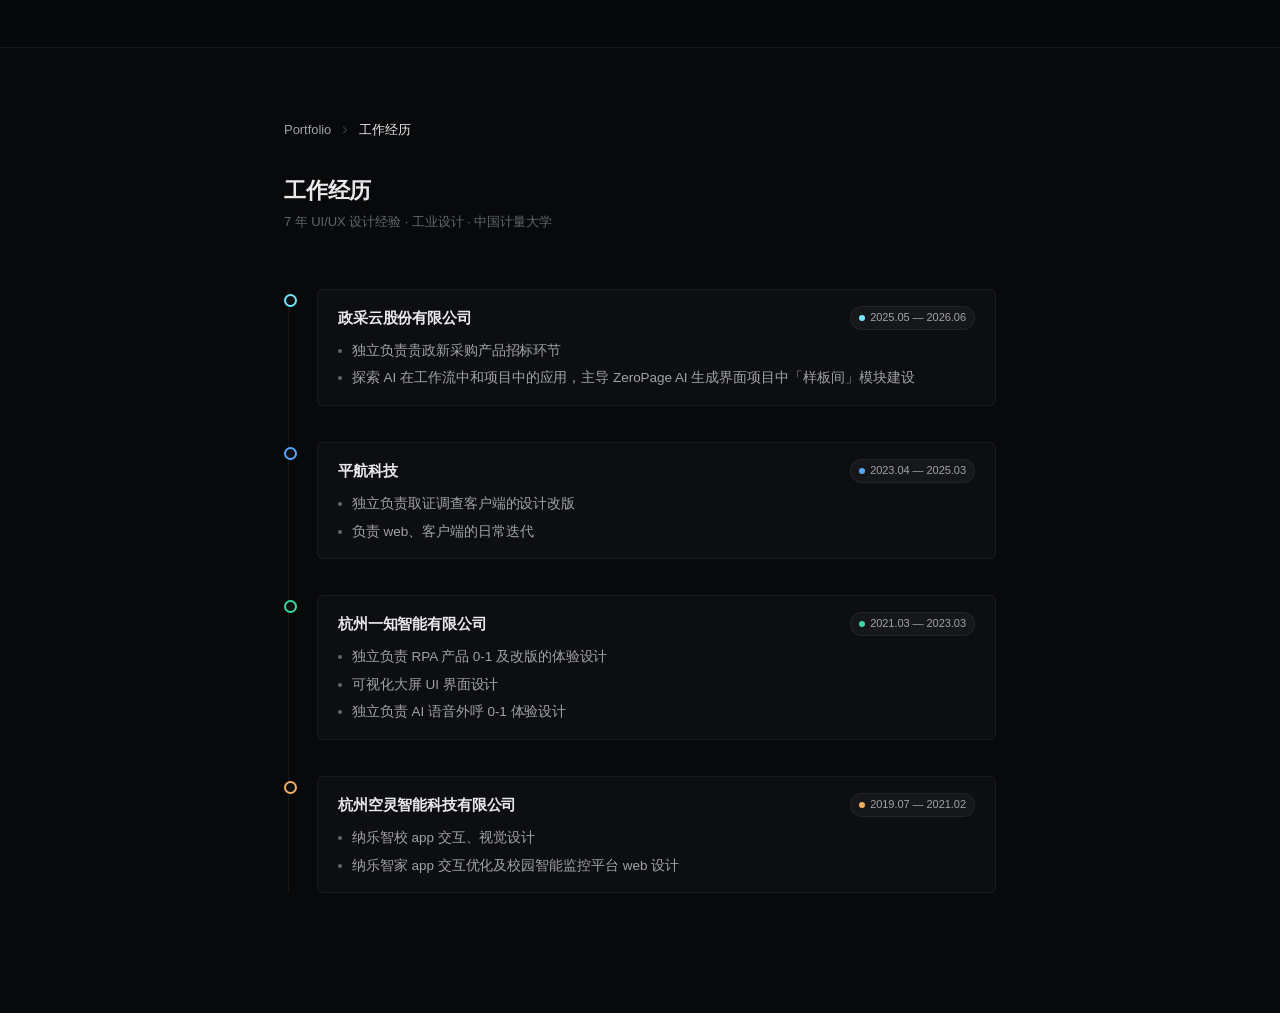
<file: experience-timeline.html>
<!doctype html>
<html lang="zh-CN">
  <head>
    <meta charset="UTF-8" />
    <meta name="viewport" content="width=device-width, initial-scale=1.0" />
    <title>工作经历 · Linear 风格</title>
    <style>
      :root {
        color-scheme: dark;
        --bg: #08090a;
        --surface: #0d0e11;
        --surface-hover: #131418;
        --border: rgba(255, 255, 255, 0.06);
        --border-strong: rgba(255, 255, 255, 0.1);
        --text: #e8e9eb;
        --text-secondary: #a0a2a8;
        --text-tertiary: #62656e;
        --accent-blue: #5e6ad2;
        --radius: 6px;
      }

      * { box-sizing: border-box; margin: 0; padding: 0; }

      body {
        background: var(--bg);
        color: var(--text);
        font-family: "Inter", -apple-system, BlinkMacSystemFont, "SF Pro Display",
          "PingFang SC", "Microsoft YaHei", sans-serif;
        font-size: 15px;
        line-height: 1.6;
        letter-spacing: -0.003em;
        -webkit-font-smoothing: antialiased;
      }

      /* ---- top bar ---- */
      .topbar {
        position: fixed;
        top: 0; left: 0; right: 0;
        height: 48px;
        background: rgba(8, 9, 10, 0.72);
        backdrop-filter: blur(12px);
        border-bottom: 1px solid var(--border);
        z-index: 100;
      }

      /* ---- layout ---- */
      .page {
        max-width: 768px;
        margin: 0 auto;
        padding: 120px 28px 120px;
      }

      .breadcrumb {
        display: flex;
        align-items: center;
        gap: 8px;
        margin-bottom: 32px;
        color: var(--text-tertiary);
        font-size: 13px;
      }

      .breadcrumb svg { width: 12px; height: 12px; opacity: 0.5; }

      .breadcrumb a {
        color: var(--text-secondary);
        text-decoration: none;
        transition: color 150ms;
      }
      .breadcrumb a:hover { color: var(--text); }
      .breadcrumb .current { color: var(--text); }

      .page-title {
        font-size: 22px;
        font-weight: 600;
        letter-spacing: -0.01em;
        margin-bottom: 4px;
      }

      .page-sub {
        color: var(--text-tertiary);
        font-size: 13px;
        margin-bottom: 56px;
      }

      /* ---- timeline ---- */
      .timeline {
        border-left: 1px solid var(--border);
        margin-left: 4px;
      }

      .tl-item {
        position: relative;
        padding: 0 0 36px 28px;
      }

      .tl-item:last-child { padding-bottom: 0; }

      /* node dot */
      .tl-item::before {
        content: "";
        position: absolute;
        left: -5px;
        top: 5px;
        width: 9px;
        height: 9px;
        border-radius: 50%;
        background: var(--surface);
        border: 2px solid var(--node-color, var(--text-tertiary));
        transition: background 200ms;
      }

      .tl-item:hover::before {
        background: var(--node-color, var(--text-tertiary));
      }

      /* content card */
      .tl-card {
        padding: 16px 20px;
        background: var(--surface);
        border: 1px solid var(--border);
        border-radius: var(--radius);
        transition: background 150ms, border-color 150ms;
      }

      .tl-card:hover {
        background: var(--surface-hover);
        border-color: var(--border-strong);
      }

      .tl-header {
        display: flex;
        align-items: center;
        justify-content: space-between;
        gap: 16px;
        margin-bottom: 10px;
      }

      .tl-company {
        font-size: 15px;
        font-weight: 600;
        color: var(--text);
        letter-spacing: -0.01em;
      }

      .tl-badge {
        display: inline-flex;
        align-items: center;
        gap: 5px;
        padding: 2px 8px;
        border-radius: 20px;
        font-size: 11px;
        font-weight: 500;
        color: var(--text-secondary);
        background: rgba(255, 255, 255, 0.04);
        border: 1px solid var(--border);
        white-space: nowrap;
      }

      .tl-badge .dot {
        width: 6px;
        height: 6px;
        border-radius: 50%;
        background: var(--node-color);
      }

      .tl-list {
        list-style: none;
        display: grid;
        gap: 6px;
        margin-top: 4px;
      }

      .tl-list li {
        position: relative;
        padding-left: 14px;
        color: var(--text-secondary);
        font-size: 13.5px;
        line-height: 1.6;
      }

      .tl-list li::before {
        content: "";
        position: absolute;
        left: 0;
        top: 9px;
        width: 4px;
        height: 4px;
        border-radius: 50%;
        background: var(--text-tertiary);
      }

      /* ---- entrance ---- */
      .tl-item {
        opacity: 0;
        transform: translateY(8px);
        animation: enter 500ms cubic-bezier(0.25, 0.1, 0.25, 1) forwards;
      }
      .tl-item:nth-child(1) { animation-delay: 60ms; }
      .tl-item:nth-child(2) { animation-delay: 140ms; }
      .tl-item:nth-child(3) { animation-delay: 220ms; }
      .tl-item:nth-child(4) { animation-delay: 300ms; }

      @keyframes enter {
        to { opacity: 1; transform: translateY(0); }
      }

      /* ---- mobile ---- */
      @media (max-width: 640px) {
        .page { padding: 80px 20px 80px; }
        .tl-header { flex-direction: column; align-items: flex-start; gap: 6px; }
      }
    </style>
  </head>
  <body>
    <div class="topbar"></div>

    <div class="page">
      <div class="breadcrumb">
        <a href="index.html">Portfolio</a>
        <svg viewBox="0 0 16 16" fill="none"><path d="M6 4l4 4-4 4" stroke="currentColor" stroke-width="1.5" stroke-linecap="round"/></svg>
        <span class="current">工作经历</span>
      </div>

      <h1 class="page-title">工作经历</h1>
      <p class="page-sub">7 年 UI/UX 设计经验 · 工业设计 · 中国计量大学</p>

      <div class="timeline">
        <div class="tl-item" style="--node-color: #6fe7ff">
          <div class="tl-card">
            <div class="tl-header">
              <span class="tl-company">政采云股份有限公司</span>
              <span class="tl-badge"><span class="dot"></span>2025.05 — 2026.06</span>
            </div>
            <ul class="tl-list">
              <li>独立负责贵政新采购产品招标环节</li>
              <li>探索 AI 在工作流中和项目中的应用，主导 ZeroPage AI 生成界面项目中「样板间」模块建设</li>
            </ul>
          </div>
        </div>

        <div class="tl-item" style="--node-color: #55a8ff">
          <div class="tl-card">
            <div class="tl-header">
              <span class="tl-company">平航科技</span>
              <span class="tl-badge"><span class="dot"></span>2023.04 — 2025.03</span>
            </div>
            <ul class="tl-list">
              <li>独立负责取证调查客户端的设计改版</li>
              <li>负责 web、客户端的日常迭代</li>
            </ul>
          </div>
        </div>

        <div class="tl-item" style="--node-color: #38d8a0">
          <div class="tl-card">
            <div class="tl-header">
              <span class="tl-company">杭州一知智能有限公司</span>
              <span class="tl-badge"><span class="dot"></span>2021.03 — 2023.03</span>
            </div>
            <ul class="tl-list">
              <li>独立负责 RPA 产品 0-1 及改版的体验设计</li>
              <li>可视化大屏 UI 界面设计</li>
              <li>独立负责 AI 语音外呼 0-1 体验设计</li>
            </ul>
          </div>
        </div>

        <div class="tl-item" style="--node-color: #f5b05d">
          <div class="tl-card">
            <div class="tl-header">
              <span class="tl-company">杭州空灵智能科技有限公司</span>
              <span class="tl-badge"><span class="dot"></span>2019.07 — 2021.02</span>
            </div>
            <ul class="tl-list">
              <li>纳乐智校 app 交互、视觉设计</li>
              <li>纳乐智家 app 交互优化及校园智能监控平台 web 设计</li>
            </ul>
          </div>
        </div>
      </div>
    </div>
  </body>
</html>
</file>
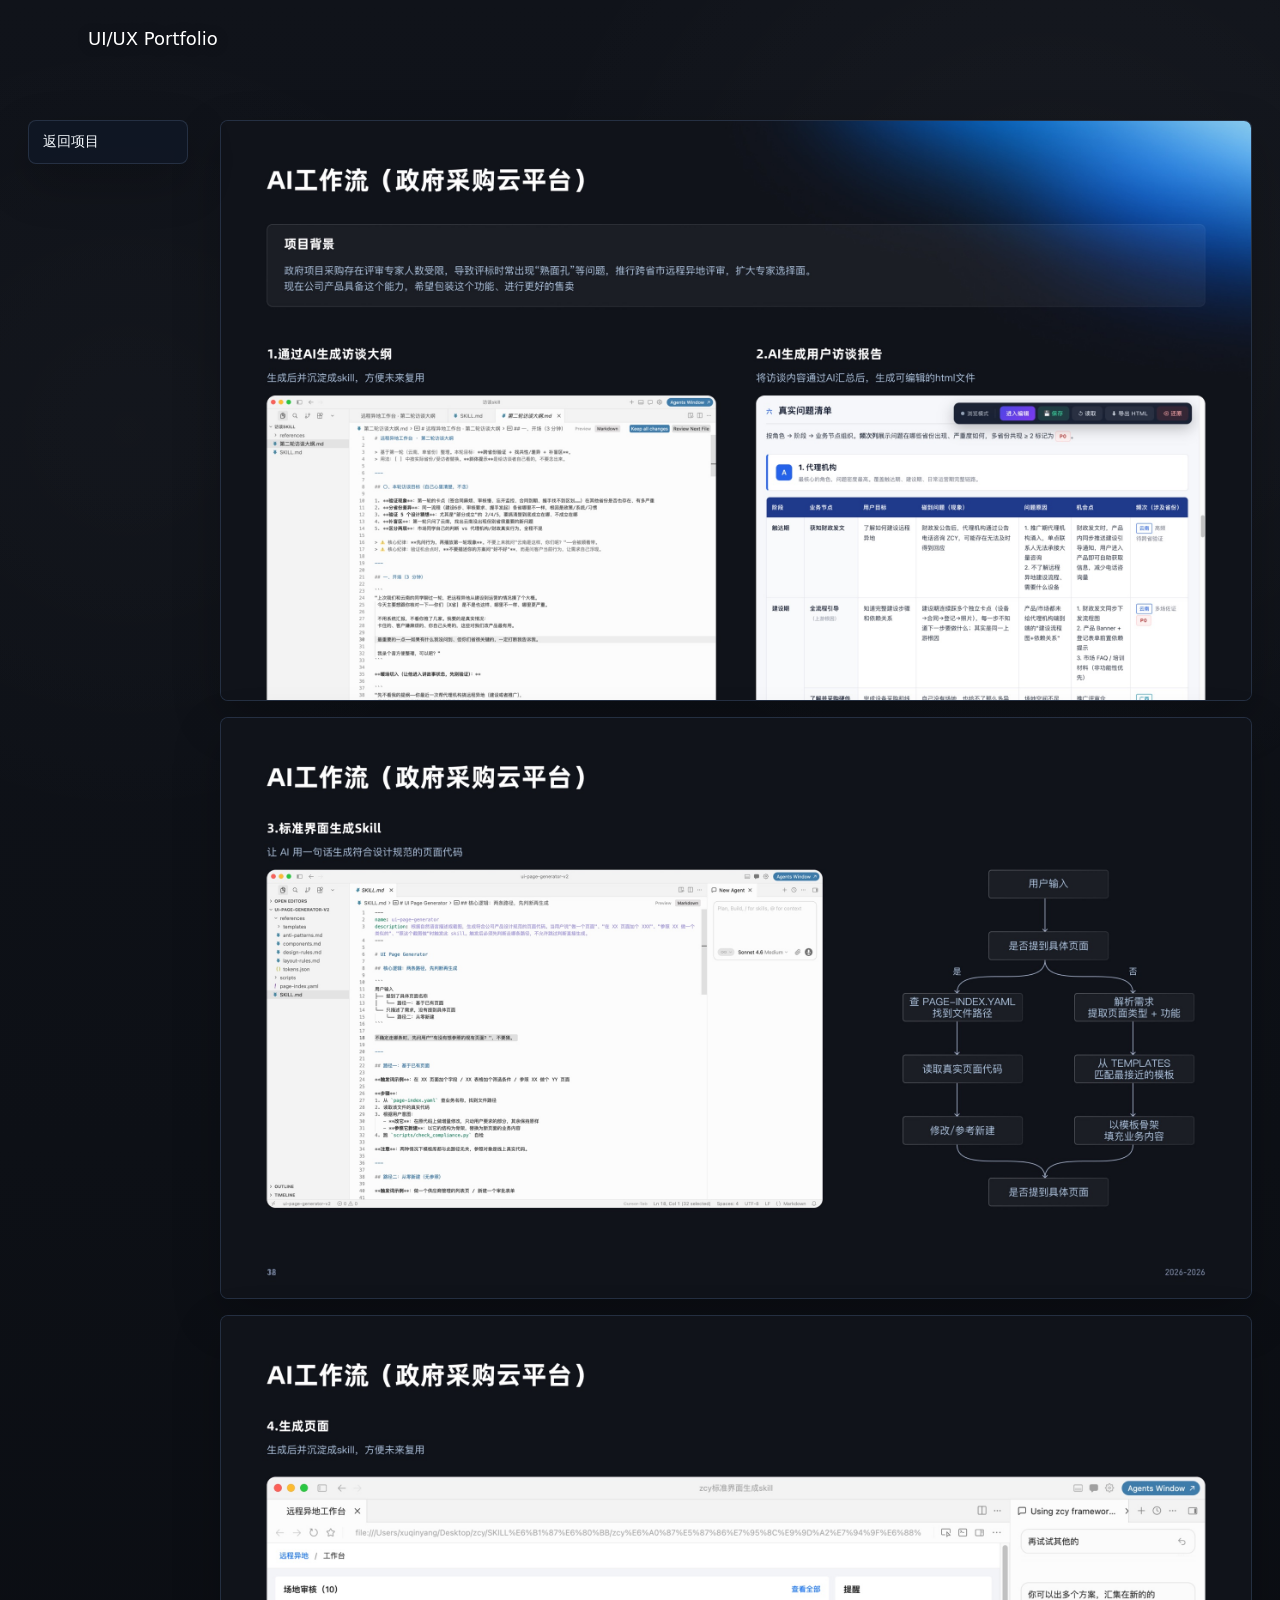
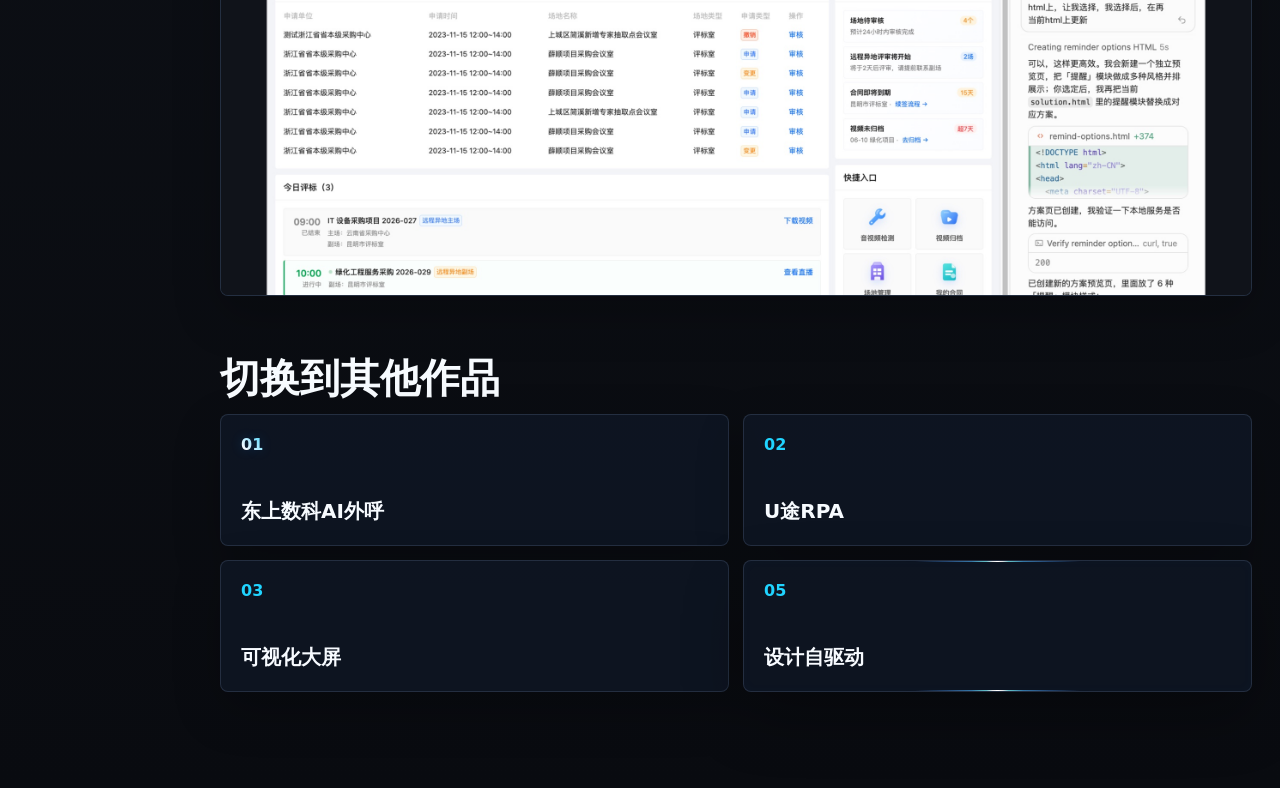
<file: project-ai-workflow.html>
<!doctype html>
<html lang="zh-CN">
  <head>
    <meta charset="UTF-8" />
    <meta name="viewport" content="width=device-width, initial-scale=1.0" />
    <meta name="description" content="AI 工作流设计探索项目详情，展示 AI 生成、协作与提效场景中的体验设计思考。" />
    <title>AI 工作流设计探索｜徐钦阳作品集</title>
    <link rel="stylesheet" href="styles.css" />
  </head>
  <body>
    <div class="site-shell">
      <header class="topbar">
        <a class="brand" href="index.html#top" aria-label="返回首页"><strong>UI/UX Portfolio</strong></a>
      </header>

      <main class="project-page">
        <aside class="project-anchor" aria-label="案例章节">
          <a class="project-back" href="index.html#cases">返回项目</a>
        </aside>
        <div class="project-detail">
          <section class="project-section">
            <button class="project-image-frame" data-original="assets/slides/31.jpg" type="button" id="project-name"><img src="assets/slides/31.jpg" alt="AI 工作流设计探索一" /></button>
            <button class="project-image-frame" data-original="assets/slides/32.jpg" type="button"><img src="assets/slides/32.jpg" alt="AI 工作流设计探索二" loading="lazy" /></button>
            <button class="project-image-frame" data-original="assets/slides/33.jpg" type="button"><img src="assets/slides/33.jpg" alt="AI 工作流设计探索三" loading="lazy" /></button>
          </section>

          <section class="project-switch" id="switch"><div><h2>切换到其他作品</h2></div><div class="project-switch-grid"><a class="project-switch-card" href="project-bot.html"><span class="gradient-number-preview">01</span><strong>东上数科AI外呼</strong></a><a class="project-switch-card" href="project-rpa.html"><span>02</span><strong>U途RPA</strong></a><a class="project-switch-card" href="project-dashboard.html"><span>03</span><strong>可视化大屏</strong></a><a class="project-switch-card is-next-project" href="project-design-driven.html"><span>05</span><strong>设计自驱动</strong></a></div></section>
        </div>
      </main>
    </div>
    <div class="lightbox" id="lightbox" aria-hidden="true"><button class="lightbox-close" type="button" aria-label="关闭预览">×</button><img alt="" /></div>
    <script src="script.js"></script>
  </body>
</html>
</file>
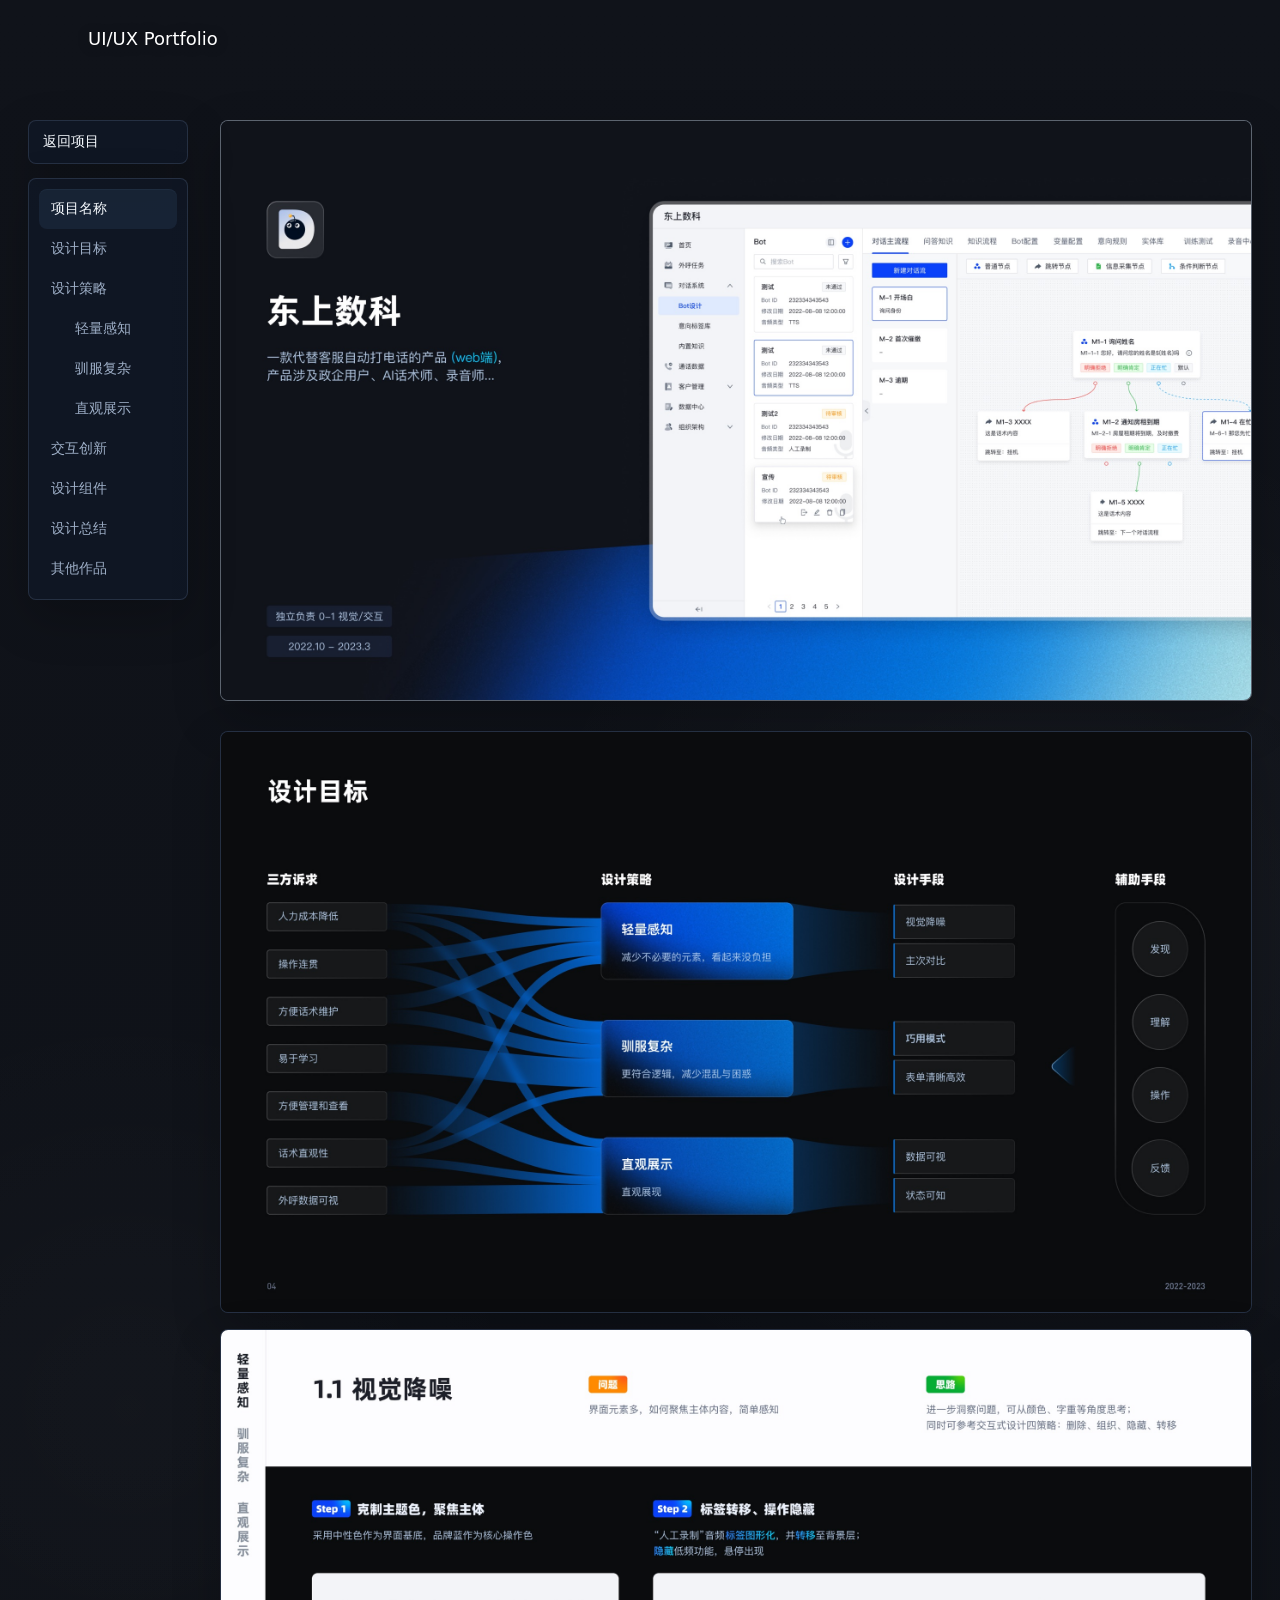
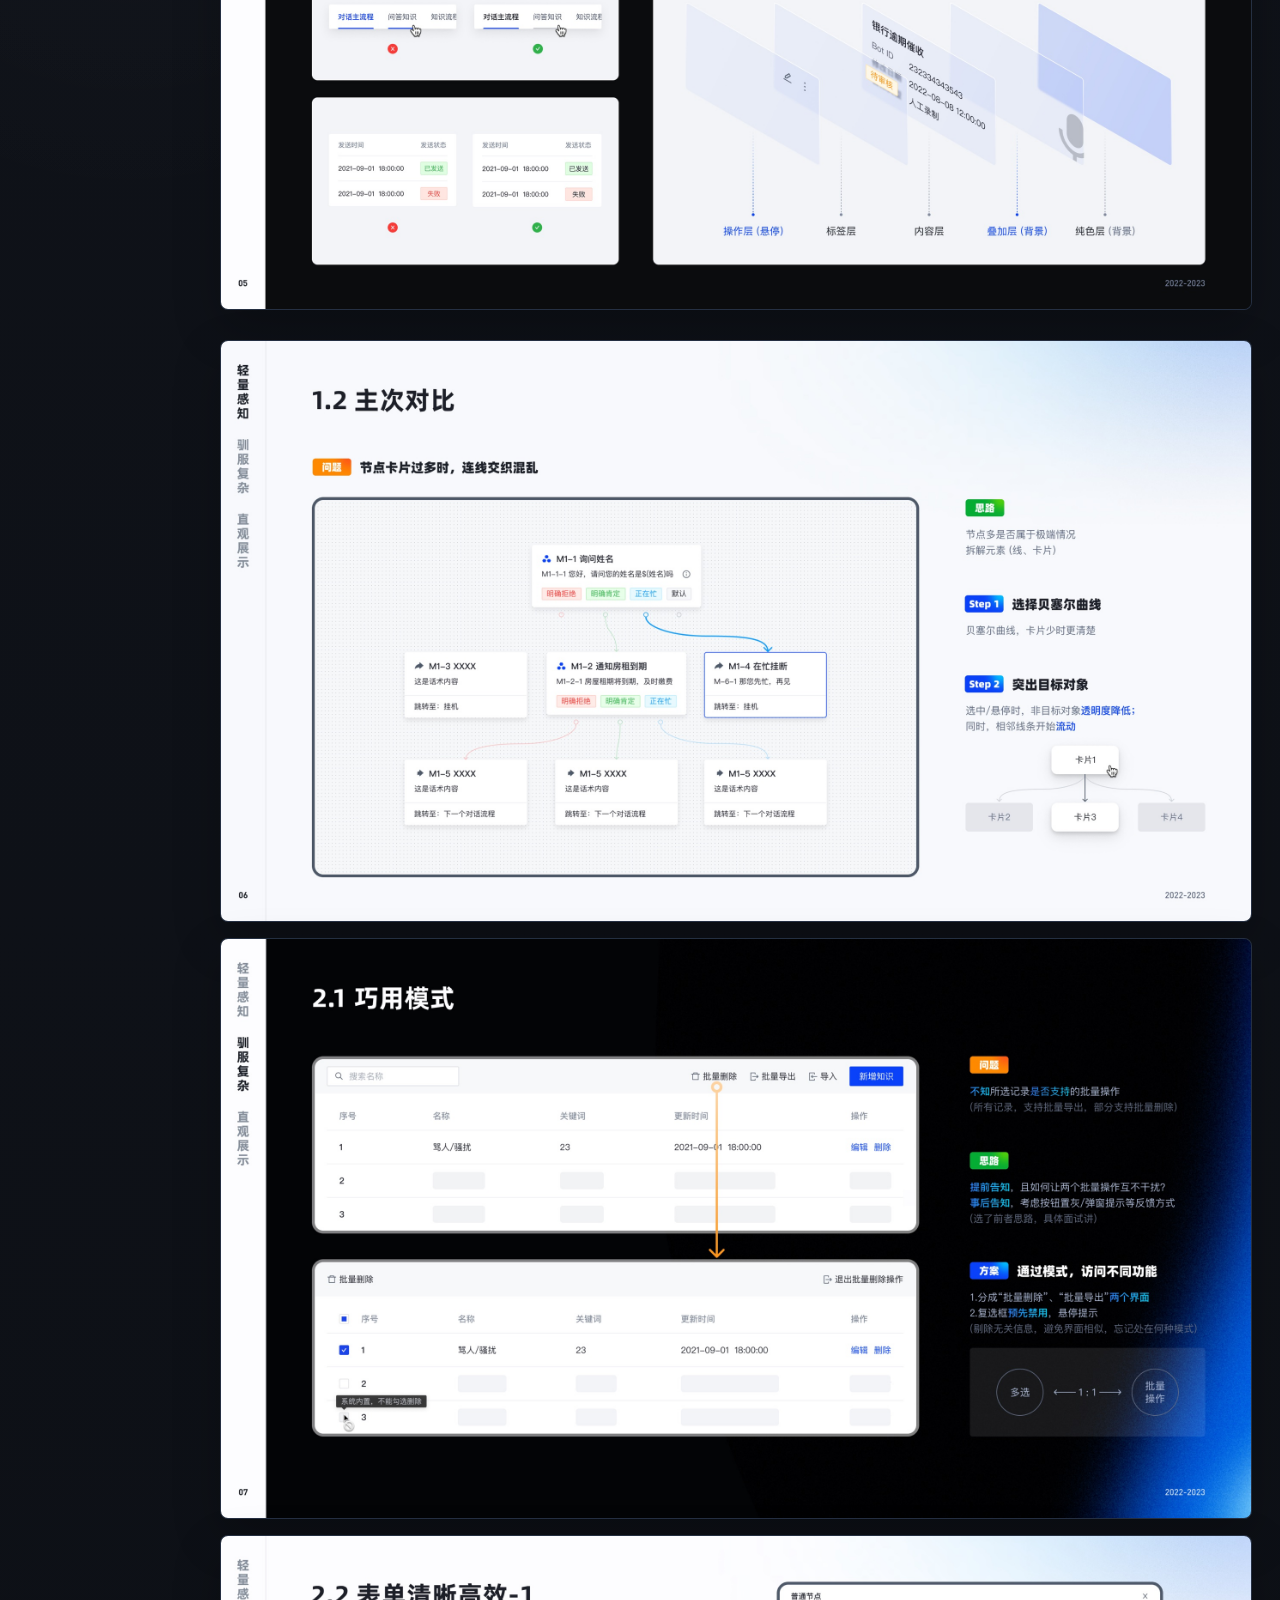
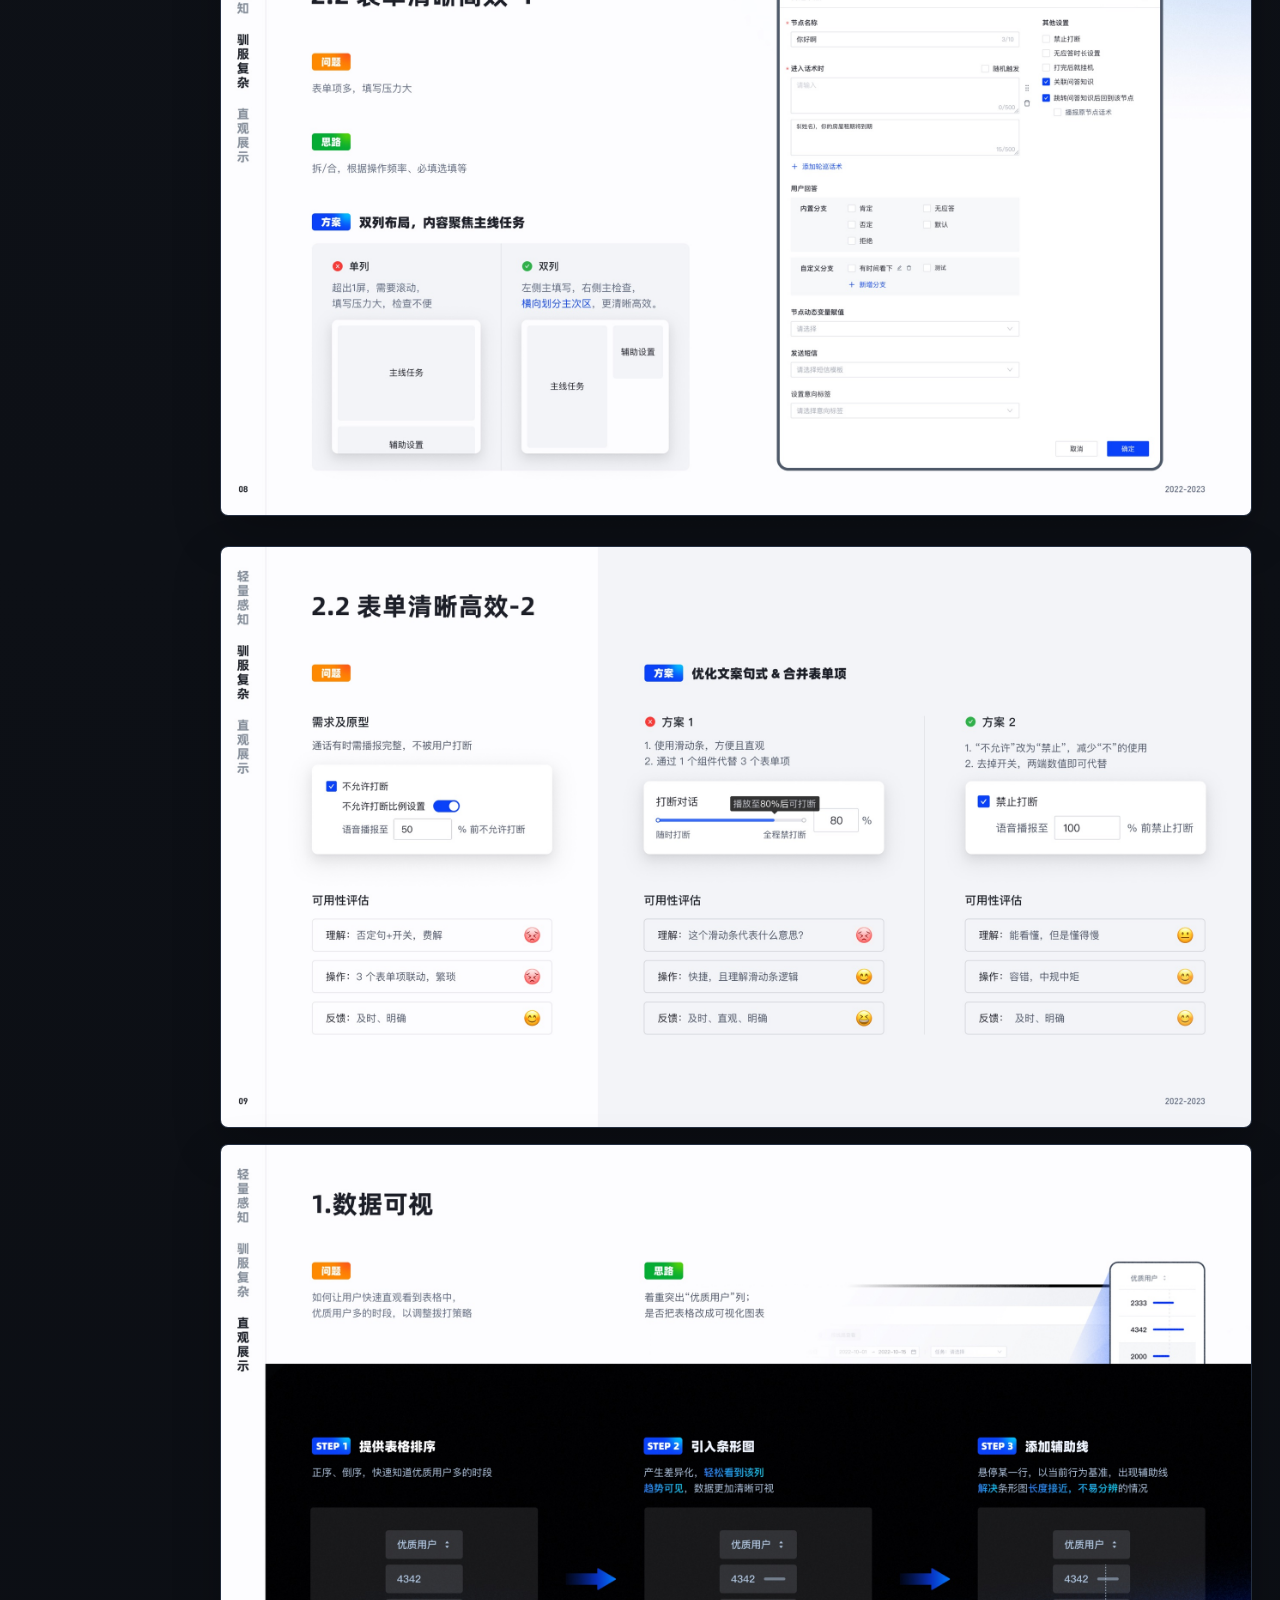
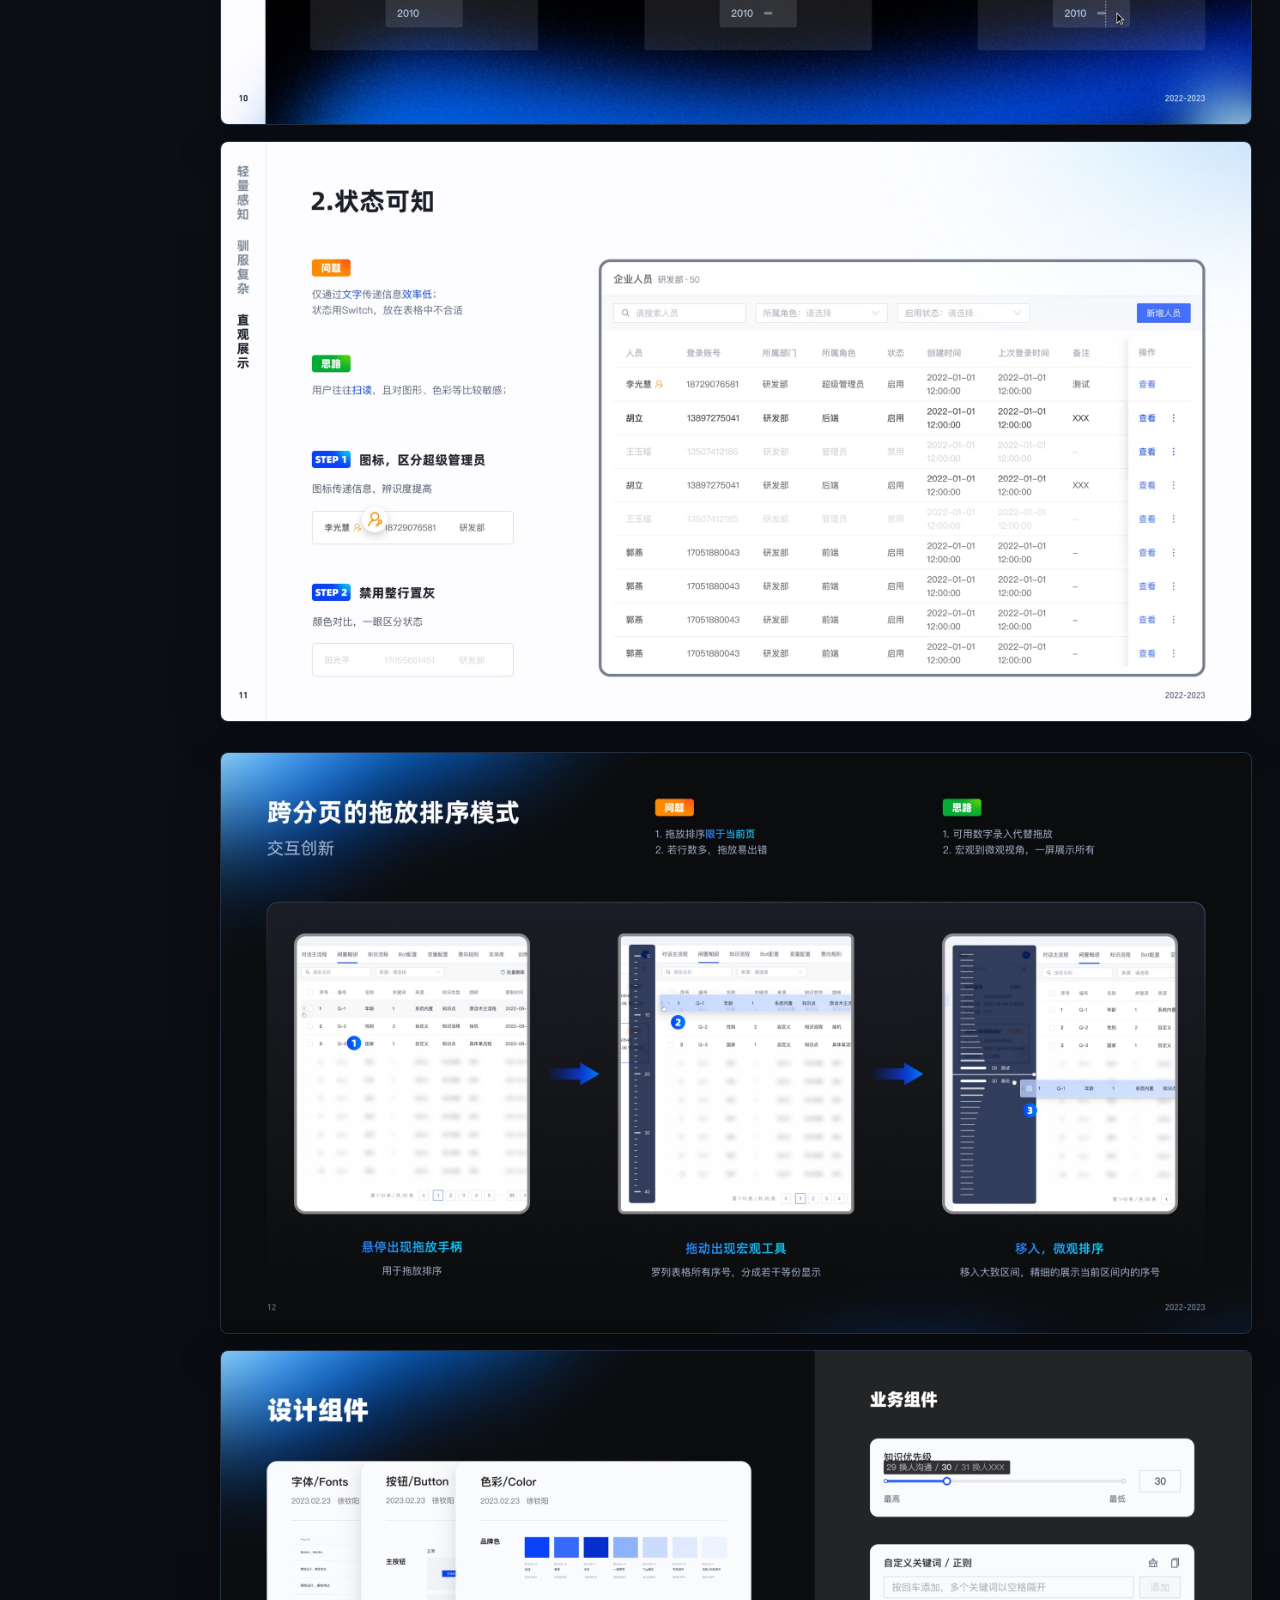
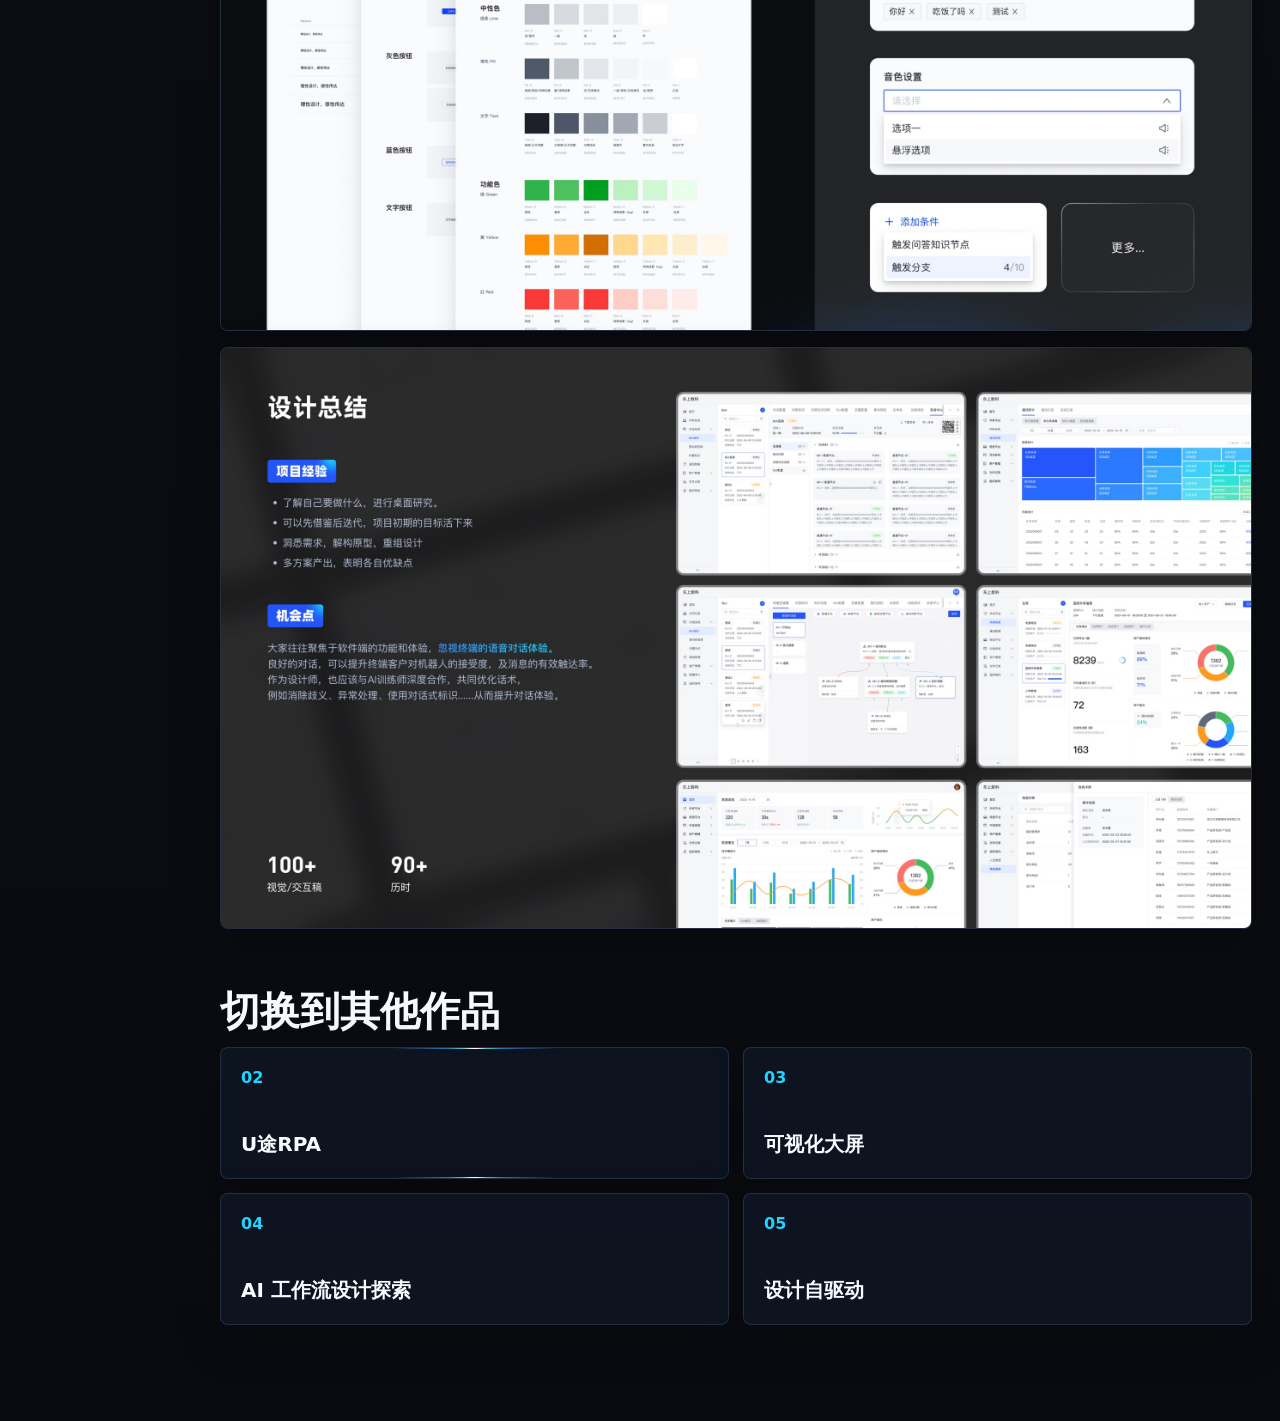
<file: project-bot.html>
<!doctype html>
<html lang="zh-CN">
  <head>
    <meta charset="UTF-8" />
    <meta name="viewport" content="width=device-width, initial-scale=1.0" />
    <meta name="description" content="东上数科AI外呼项目详情，展示 AI 语音外呼产品的体验策略、流程梳理与界面设计。" />
    <title>东上数科AI外呼｜徐钦阳作品集</title>
    <link rel="stylesheet" href="styles.css" />
  </head>
  <body>
    <div class="site-shell">
      <header class="topbar">
        <a class="brand" href="index.html#top" aria-label="返回首页">
          <strong>UI/UX Portfolio</strong>
        </a>
      </header>

      <main class="project-page">
        <aside class="project-anchor" aria-label="案例章节">
          <a class="project-back" href="index.html#cases">返回项目</a>
          <nav>
            <a href="#project-name">项目名称</a>
            <a href="#design-goal">设计目标</a>
            <span class="project-anchor-group">设计策略</span>
            <a class="project-anchor-child" href="#lightweight">轻量感知</a>
            <a class="project-anchor-child" href="#tame-complexity">驯服复杂</a>
            <a class="project-anchor-child" href="#intuitive-display">直观展示</a>
            <a href="#interaction-innovation">交互创新</a>
            <a href="#design-components">设计组件</a>
            <a href="#design-summary">设计总结</a>
            <a href="#switch">其他作品</a>
          </nav>
        </aside>

        <div class="project-detail">
          <section class="project-section">
            <button class="project-image-frame" data-original="assets/slides/3.jpg" type="button" id="project-name">
              <img src="assets/slides/3.jpg" alt="东上数科AI外呼项目封面" />
            </button>
          </section>

          <section class="project-section">
            <button class="project-image-frame" data-original="assets/slides/4.jpg" type="button" id="design-goal"><img src="assets/slides/4.jpg" alt="东上数科AI外呼设计目标" loading="lazy" /></button>
            <button class="project-image-frame" data-original="assets/slides/5.jpg" type="button" id="lightweight"><img src="assets/slides/5.jpg" alt="东上数科AI外呼设计策略拆解" loading="lazy" /></button>
          </section>

          <section class="project-section">
            <button class="project-image-frame" data-original="assets/slides/6.jpg" type="button"><img src="assets/slides/6.jpg" alt="Bot 流程设计页面" loading="lazy" /></button>
            <button class="project-image-frame" data-original="assets/slides/7.jpg" type="button" id="tame-complexity"><img src="assets/slides/7.jpg" alt="Bot 流程配置页面" loading="lazy" /></button>
            <button class="project-image-frame" data-original="assets/slides/8.jpg" type="button"><img src="assets/slides/8.jpg" alt="Bot 对话流程页面" loading="lazy" /></button>
          </section>

          <section class="project-section">
            <button class="project-image-frame" data-original="assets/slides/9.jpg" type="button"><img src="assets/slides/9.jpg" alt="Bot 界面设计一" loading="lazy" /></button>
            <button class="project-image-frame" data-original="assets/slides/10.jpg" type="button" id="intuitive-display"><img src="assets/slides/10.jpg" alt="Bot 界面设计二" loading="lazy" /></button>
            <button class="project-image-frame" data-original="assets/slides/11.jpg" type="button"><img src="assets/slides/11.jpg" alt="Bot 界面设计三" loading="lazy" /></button>
          </section>

          <section class="project-section">
            <button class="project-image-frame" data-original="assets/slides/12.jpg" type="button" id="interaction-innovation"><img src="assets/slides/12.jpg" alt="Bot 数据展示一" loading="lazy" /></button>
            <button class="project-image-frame" data-original="assets/slides/13.jpg" type="button" id="design-components"><img src="assets/slides/13.jpg" alt="Bot 数据展示二" loading="lazy" /></button>
            <button class="project-image-frame" data-original="assets/slides/14.jpg" type="button" id="design-summary"><img src="assets/slides/14.jpg" alt="Bot 数据展示三" loading="lazy" /></button>
          </section>

          <section class="project-switch" id="switch">
            <div><h2>切换到其他作品</h2></div>
            <div class="project-switch-grid">
              <a class="project-switch-card is-next-project" href="project-rpa.html"><span>02</span><strong>U途RPA</strong></a>
              <a class="project-switch-card" href="project-dashboard.html"><span>03</span><strong>可视化大屏</strong></a>
              <a class="project-switch-card" href="project-ai-workflow.html"><span>04</span><strong>AI 工作流设计探索</strong></a>
              <a class="project-switch-card" href="project-design-driven.html"><span>05</span><strong>设计自驱动</strong></a>
            </div>
          </section>
        </div>
      </main>
    </div>

    <div class="lightbox" id="lightbox" aria-hidden="true">
      <button class="lightbox-close" type="button" aria-label="关闭预览">×</button>
      <img alt="" />
    </div>
    <script src="script.js"></script>
  </body>
</html>
</file>
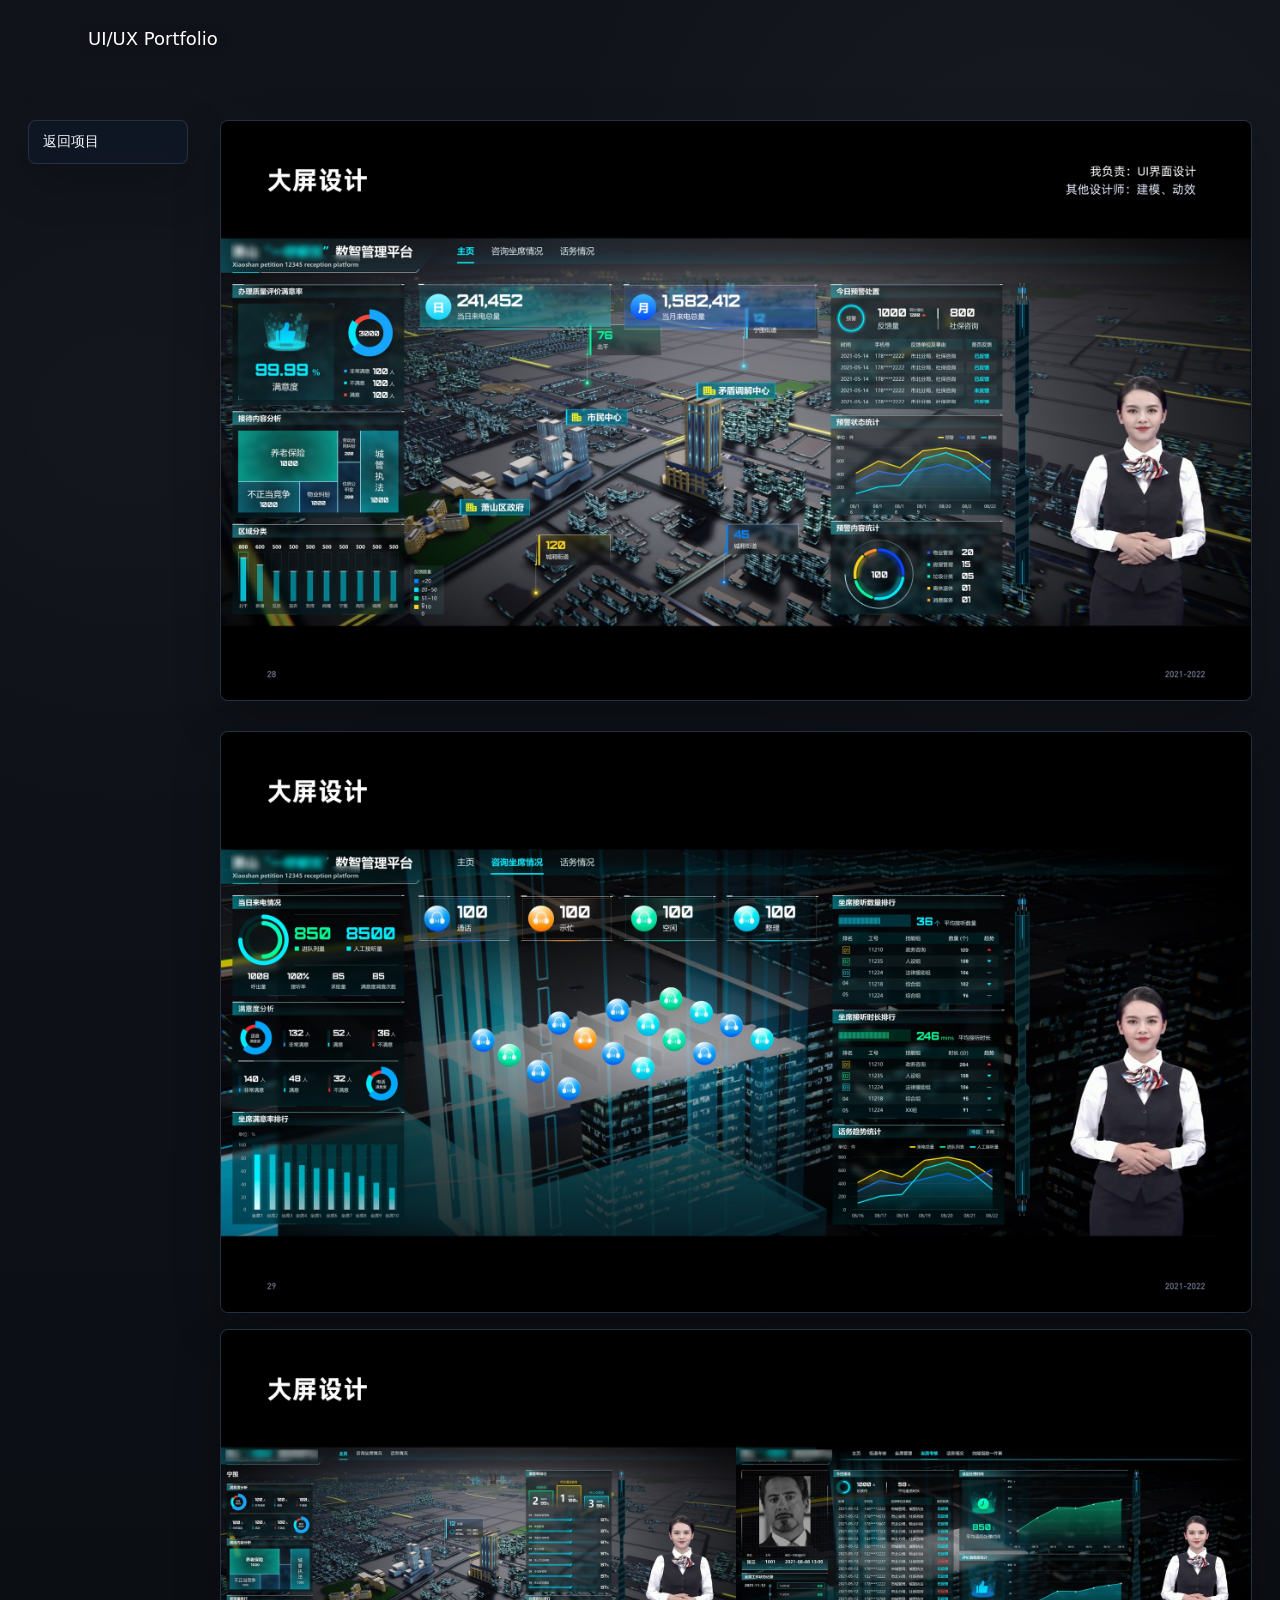
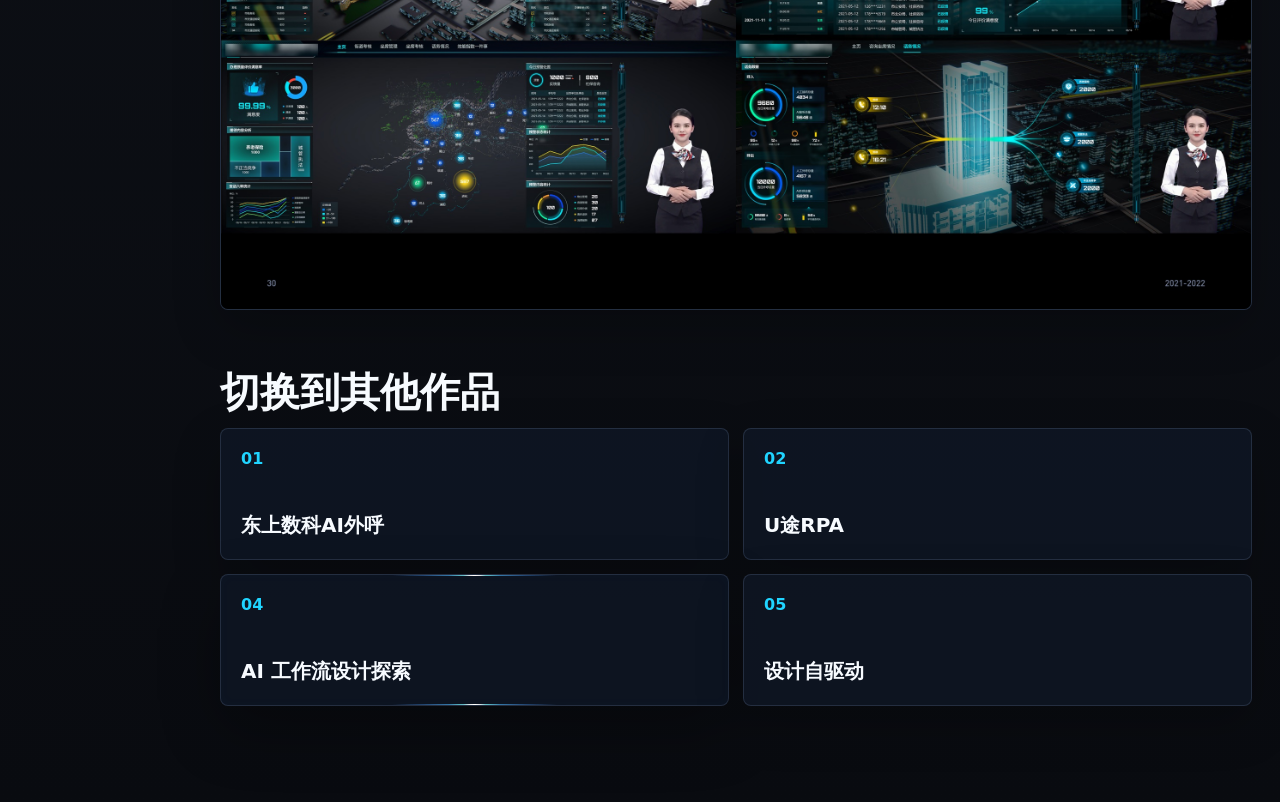
<file: project-dashboard.html>
<!doctype html>
<html lang="zh-CN">
  <head>
    <meta charset="UTF-8" />
    <meta name="viewport" content="width=device-width, initial-scale=1.0" />
    <meta name="description" content="可视化大屏项目详情，展示政务、校园与监控场景中的数据层级和视觉表达。" />
    <title>可视化大屏｜徐钦阳作品集</title>
    <link rel="stylesheet" href="styles.css" />
  </head>
  <body>
    <div class="site-shell">
      <header class="topbar">
        <a class="brand" href="index.html#top" aria-label="返回首页"><strong>UI/UX Portfolio</strong></a>
      </header>

      <main class="project-page">
        <aside class="project-anchor" aria-label="案例章节">
          <a class="project-back" href="index.html#cases">返回项目</a>
        </aside>
        <div class="project-detail">
          <section class="project-section">
            <button class="project-image-frame" data-original="assets/slides/28.jpg" type="button" id="project-name"><img src="assets/slides/28.jpg" alt="可视化大屏项目封面" /></button>
          </section>

          <section class="project-section">
            <button class="project-image-frame" data-original="assets/slides/29.jpg" type="button" id="screen"><img src="assets/slides/29.jpg" alt="政务大屏设计一" loading="lazy" /></button>
            <button class="project-image-frame" data-original="assets/slides/30.jpg" type="button"><img src="assets/slides/30.jpg" alt="政务大屏设计二" loading="lazy" /></button>
          </section>

          <section class="project-switch" id="switch"><div><h2>切换到其他作品</h2></div><div class="project-switch-grid"><a class="project-switch-card" href="project-bot.html"><span>01</span><strong>东上数科AI外呼</strong></a><a class="project-switch-card" href="project-rpa.html"><span>02</span><strong>U途RPA</strong></a><a class="project-switch-card is-next-project" href="project-ai-workflow.html"><span>04</span><strong>AI 工作流设计探索</strong></a><a class="project-switch-card" href="project-design-driven.html"><span>05</span><strong>设计自驱动</strong></a></div></section>
        </div>
      </main>
    </div>
    <div class="lightbox" id="lightbox" aria-hidden="true"><button class="lightbox-close" type="button" aria-label="关闭预览">×</button><img alt="" /></div>
    <script src="script.js"></script>
  </body>
</html>
</file>
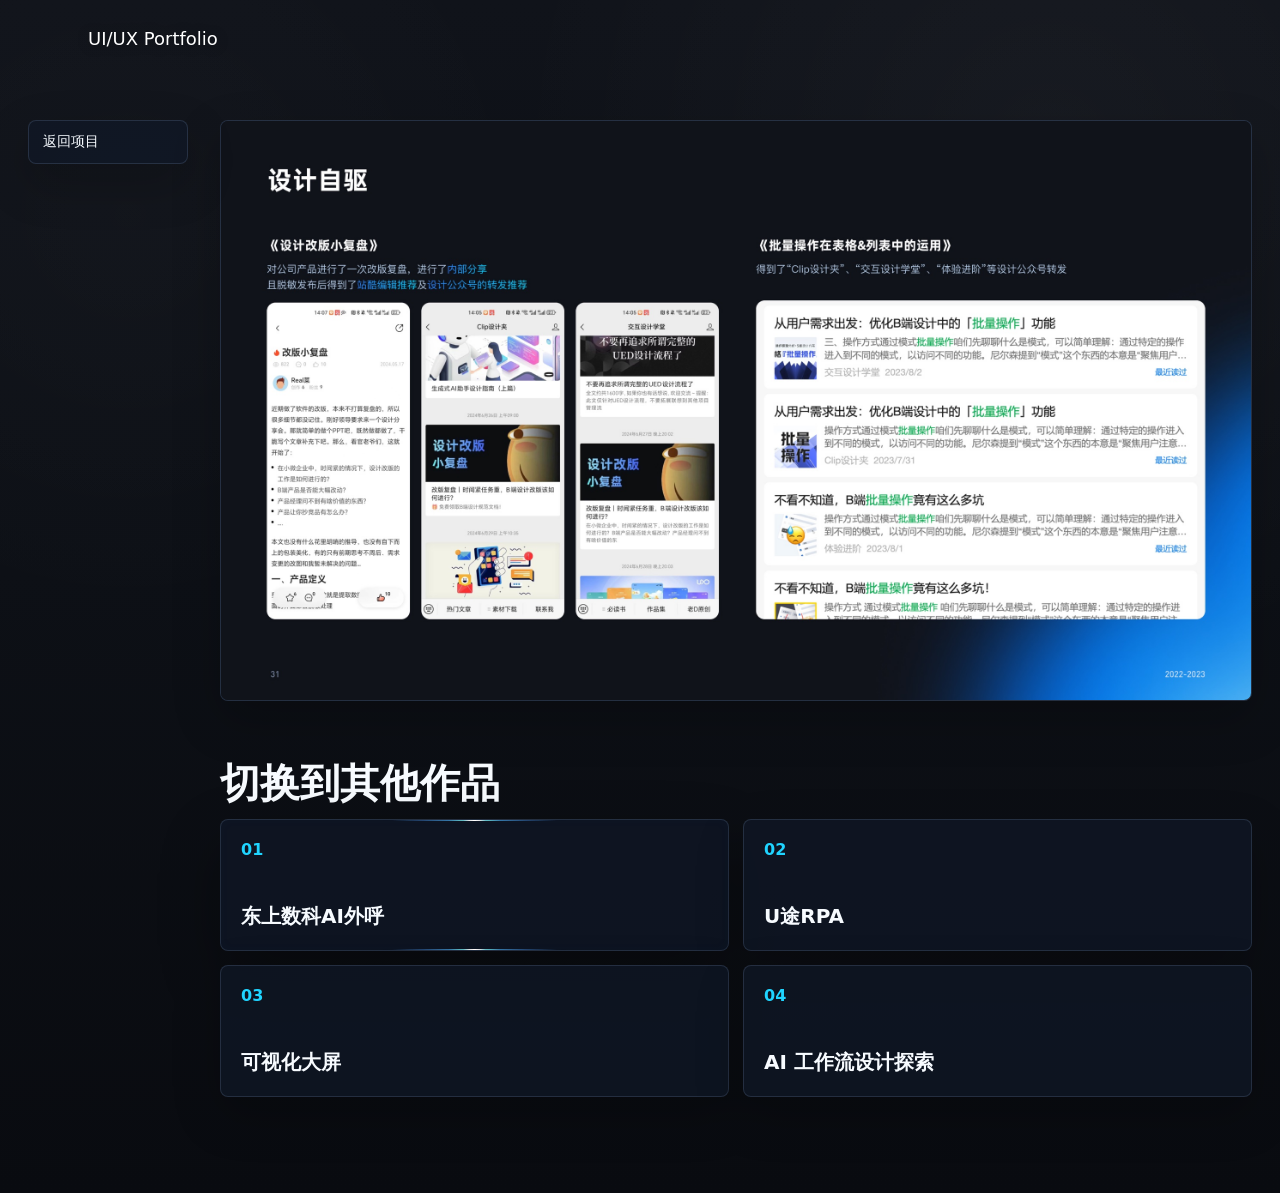
<file: project-design-driven.html>
<!doctype html>
<html lang="zh-CN">
  <head>
    <meta charset="UTF-8" />
    <meta name="viewport" content="width=device-width, initial-scale=1.0" />
    <meta name="description" content="设计自驱动项目详情，展示从问题识别、方案推进到经验沉淀的设计行动路径。" />
    <title>设计自驱动｜徐钦阳作品集</title>
    <link rel="stylesheet" href="styles.css" />
  </head>
  <body>
    <div class="site-shell">
      <header class="topbar">
        <a class="brand" href="index.html#top" aria-label="返回首页"><strong>UI/UX Portfolio</strong></a>
      </header>

      <main class="project-page">
        <aside class="project-anchor" aria-label="案例章节">
          <a class="project-back" href="index.html#cases">返回项目</a>
        </aside>
        <div class="project-detail">
          <section class="project-section">
            <button class="project-image-frame" data-original="assets/slides/34.jpg" type="button" id="project-name"><img src="assets/slides/34.jpg" alt="设计自驱动项目封面" /></button>
          </section>

          <section class="project-switch" id="switch"><div><h2>切换到其他作品</h2></div><div class="project-switch-grid"><a class="project-switch-card is-next-project" href="project-bot.html"><span>01</span><strong>东上数科AI外呼</strong></a><a class="project-switch-card" href="project-rpa.html"><span>02</span><strong>U途RPA</strong></a><a class="project-switch-card" href="project-dashboard.html"><span>03</span><strong>可视化大屏</strong></a><a class="project-switch-card" href="project-ai-workflow.html"><span>04</span><strong>AI 工作流设计探索</strong></a></div></section>
        </div>
      </main>
    </div>
    <div class="lightbox" id="lightbox" aria-hidden="true"><button class="lightbox-close" type="button" aria-label="关闭预览">×</button><img alt="" /></div>
    <script src="script.js"></script>
  </body>
</html>
</file>
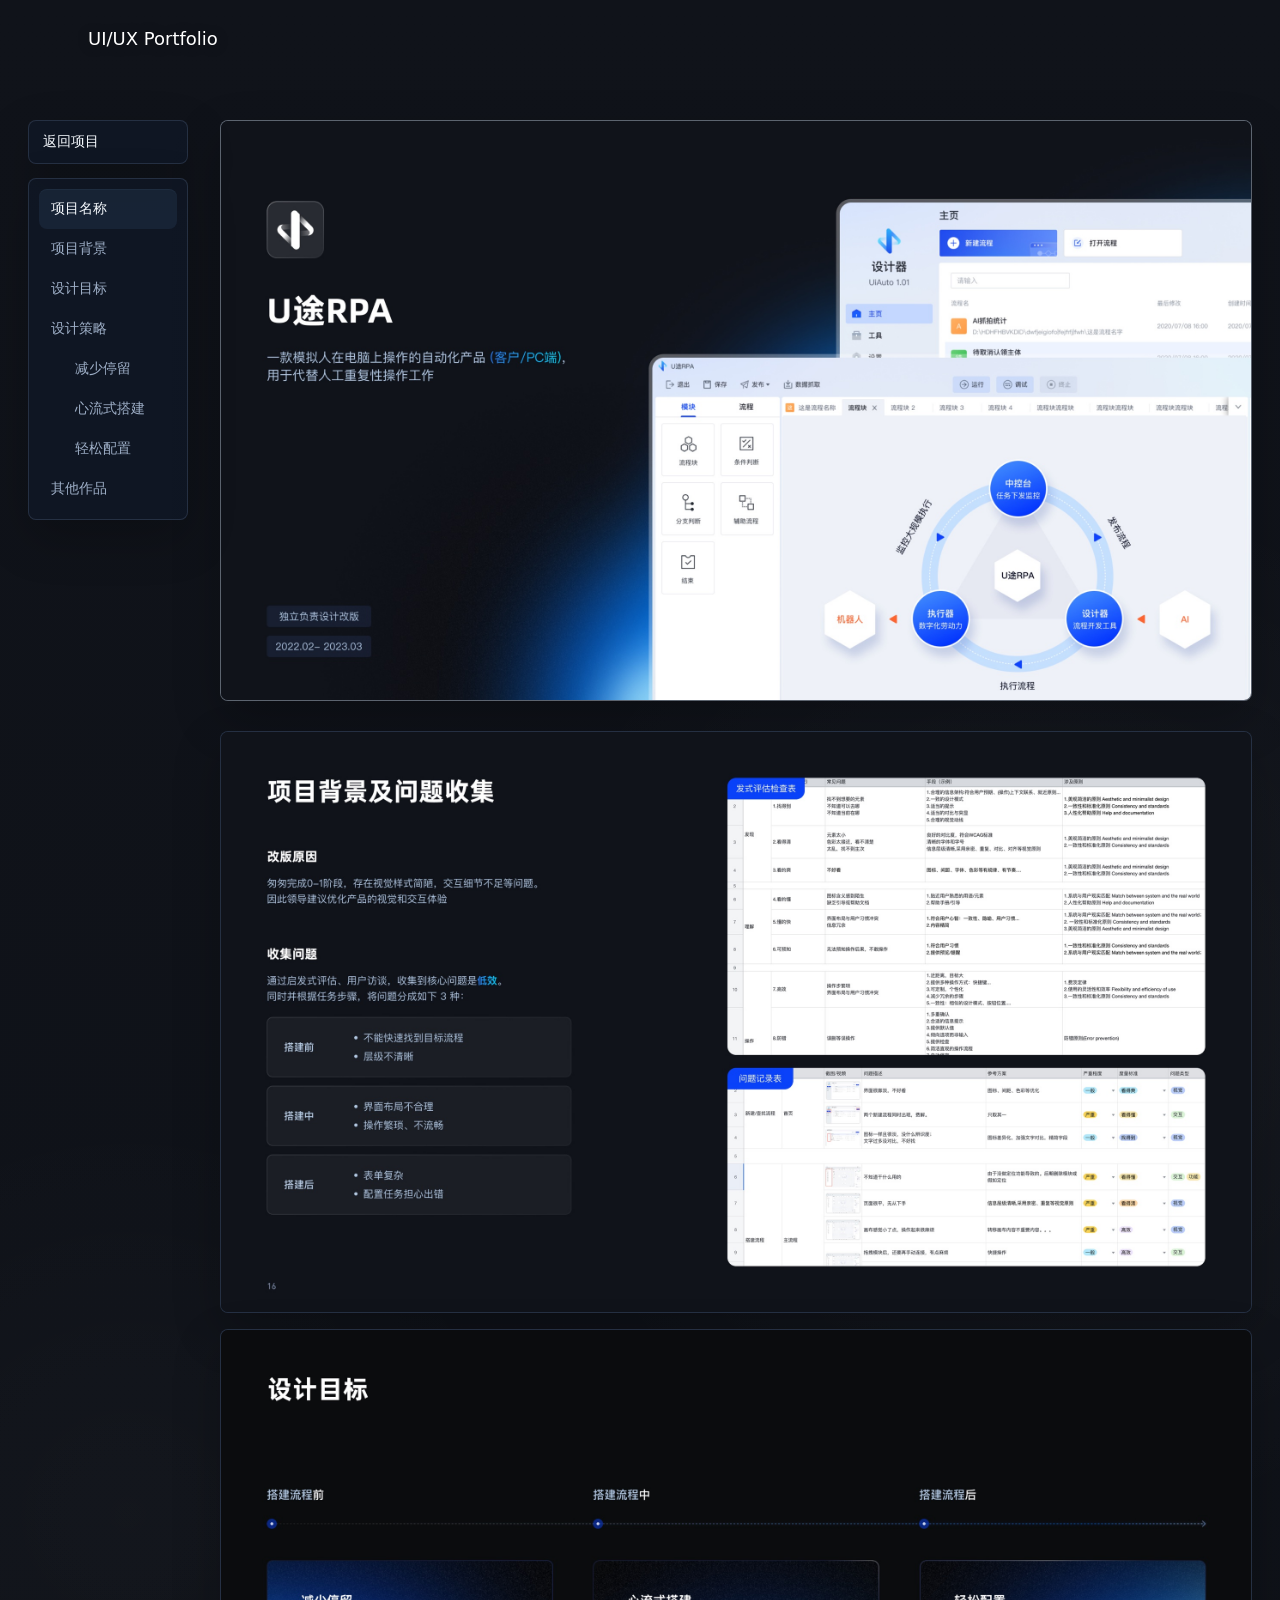
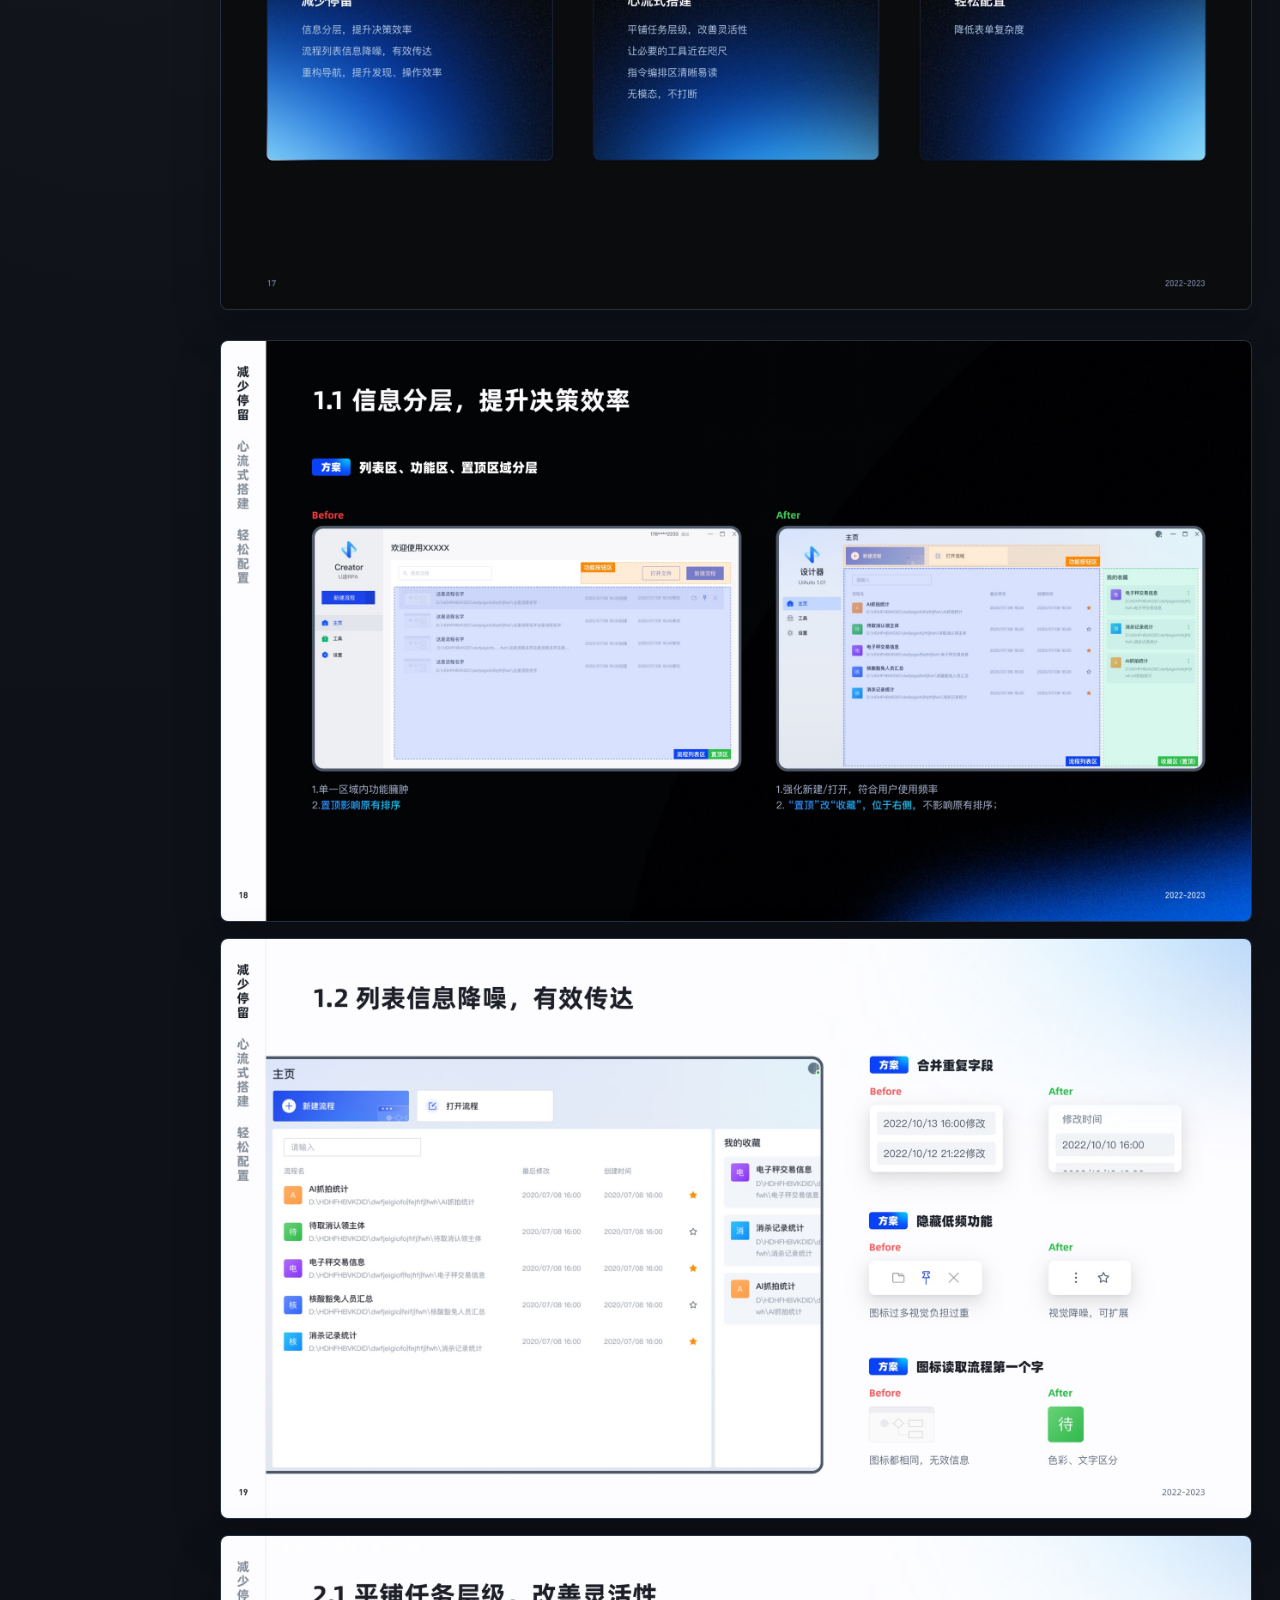
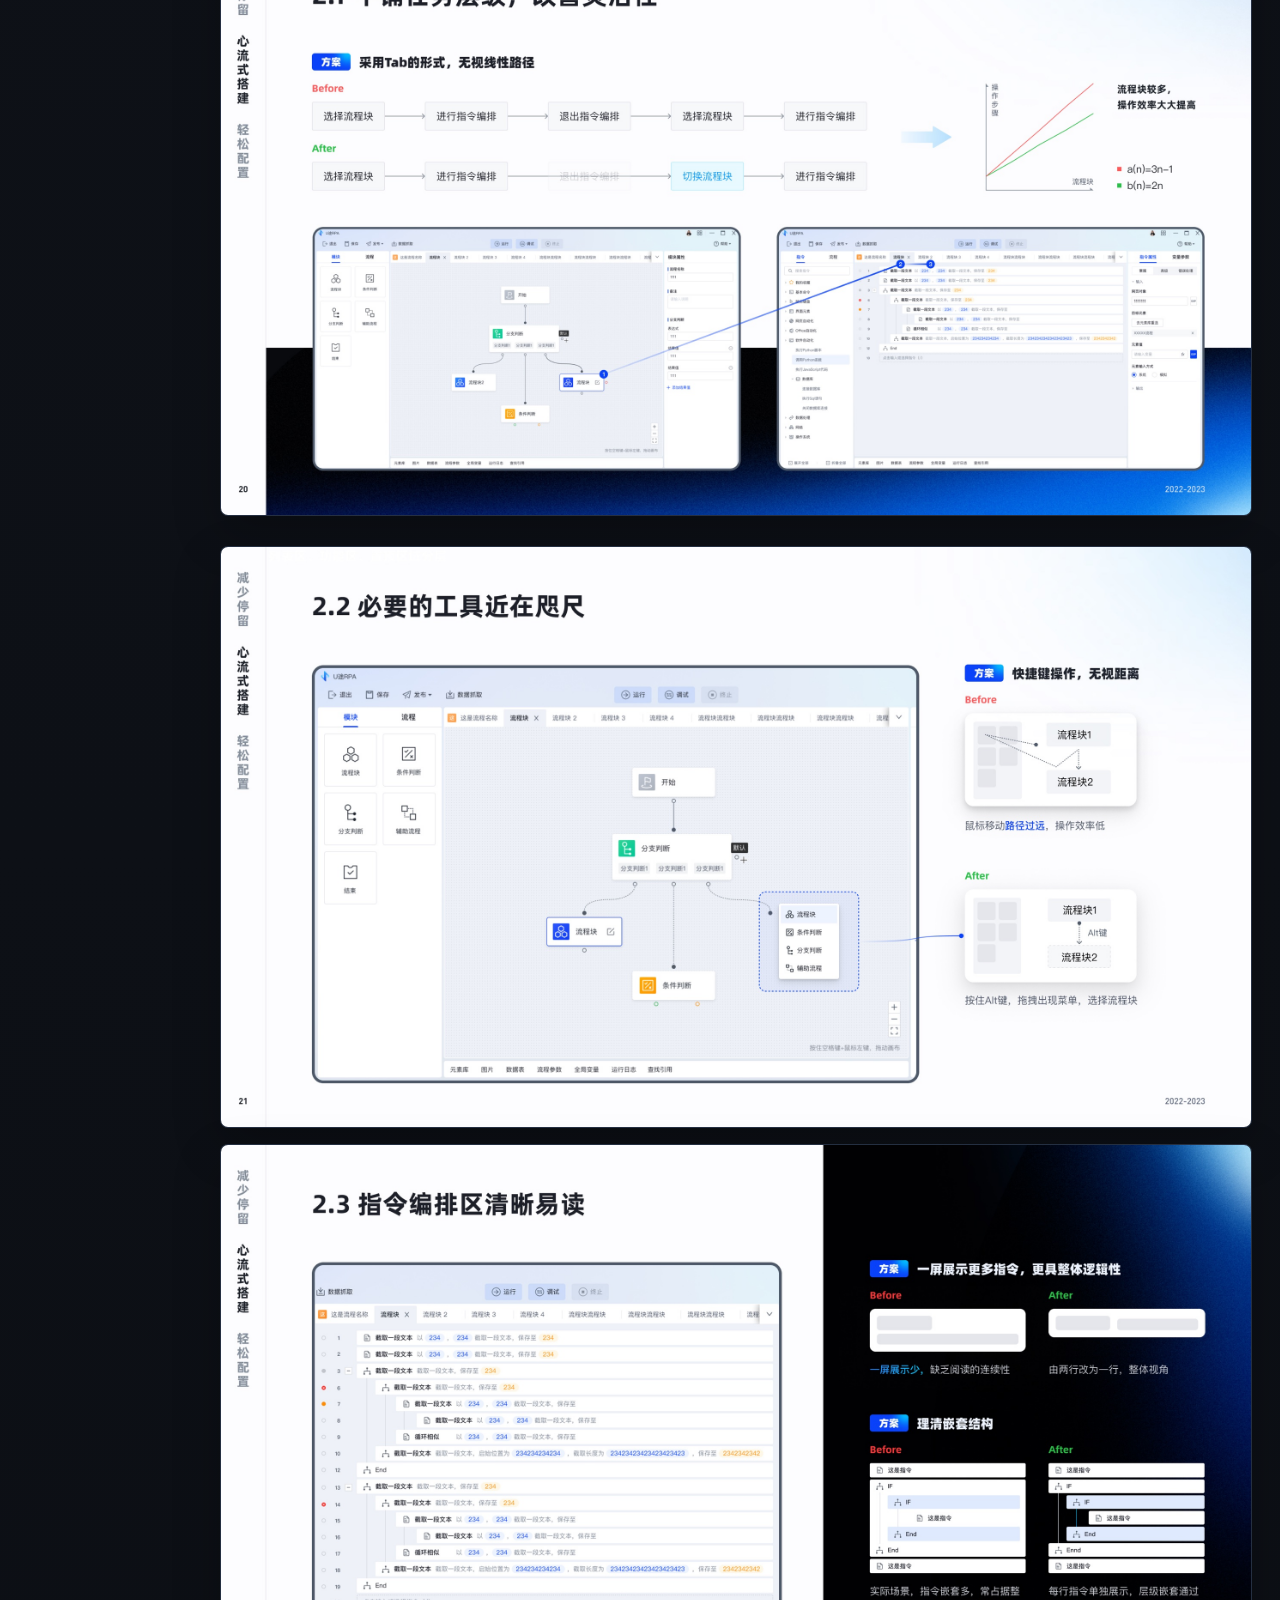
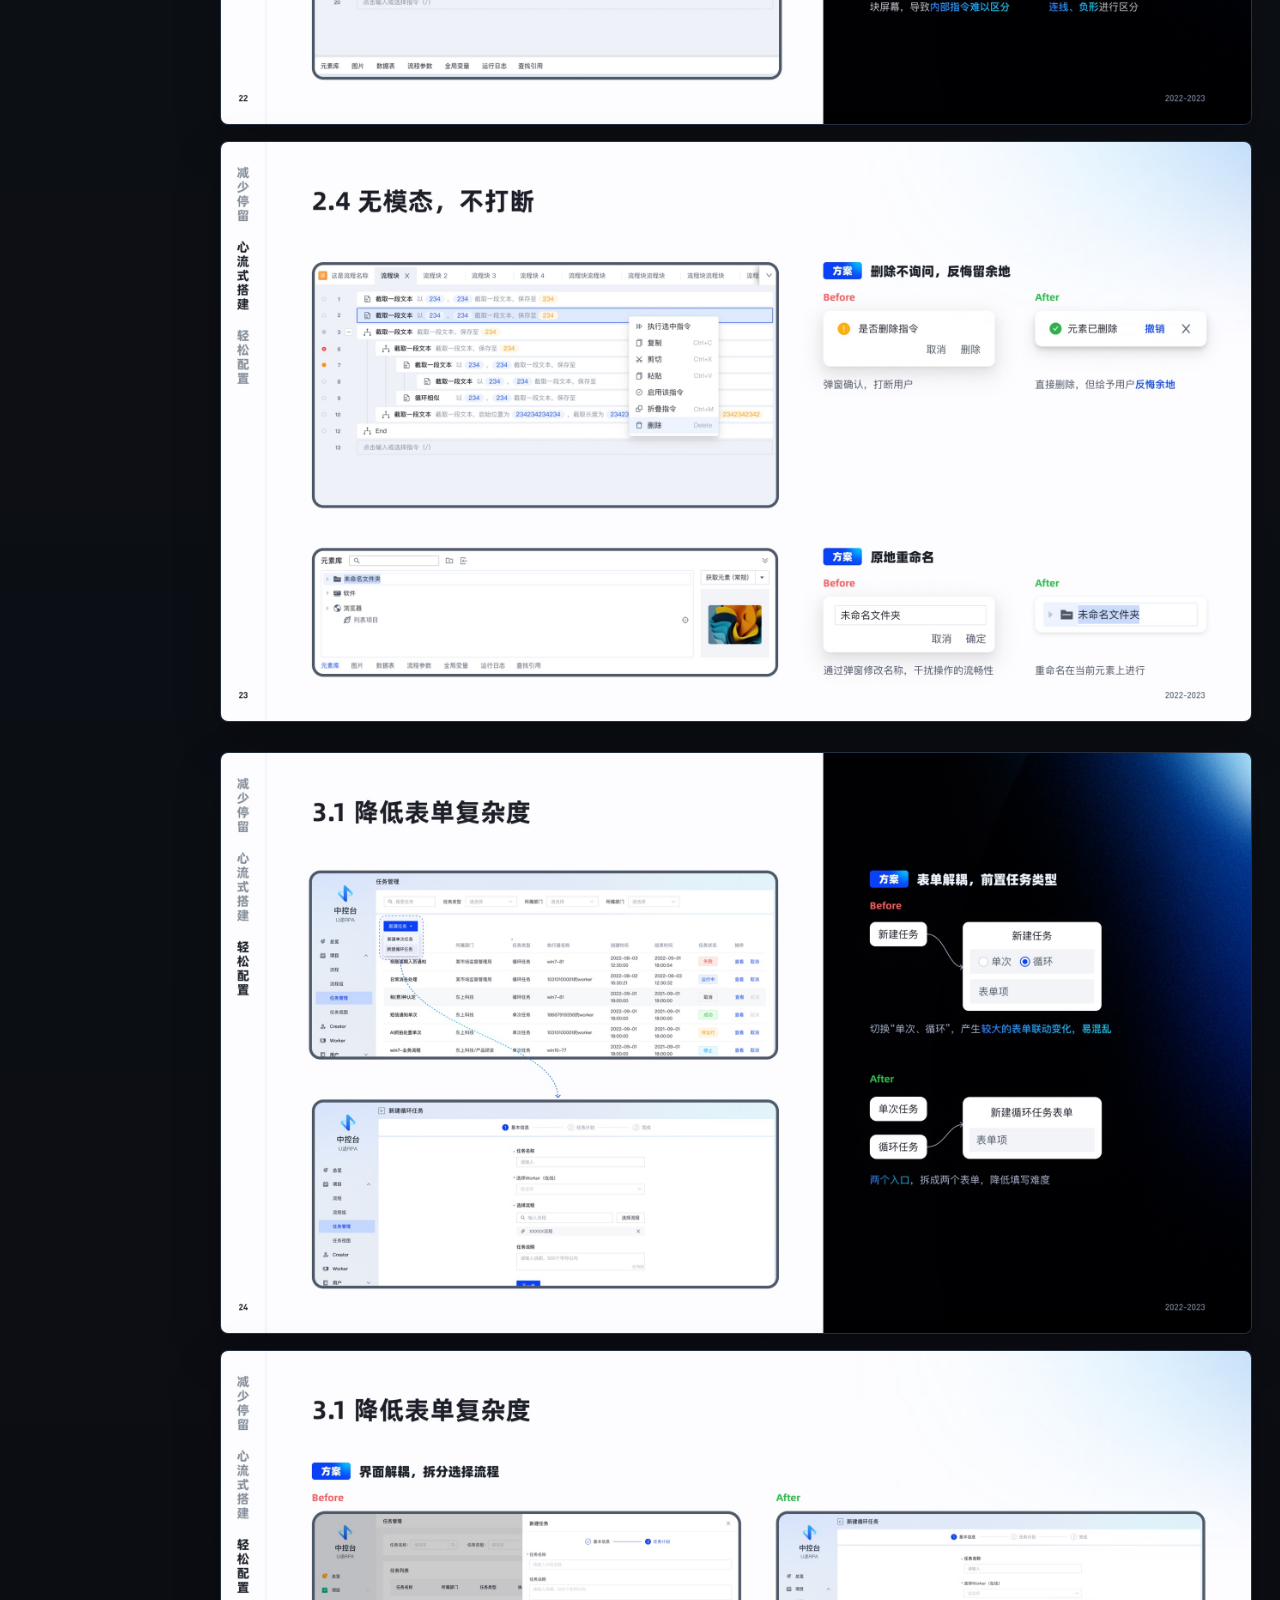
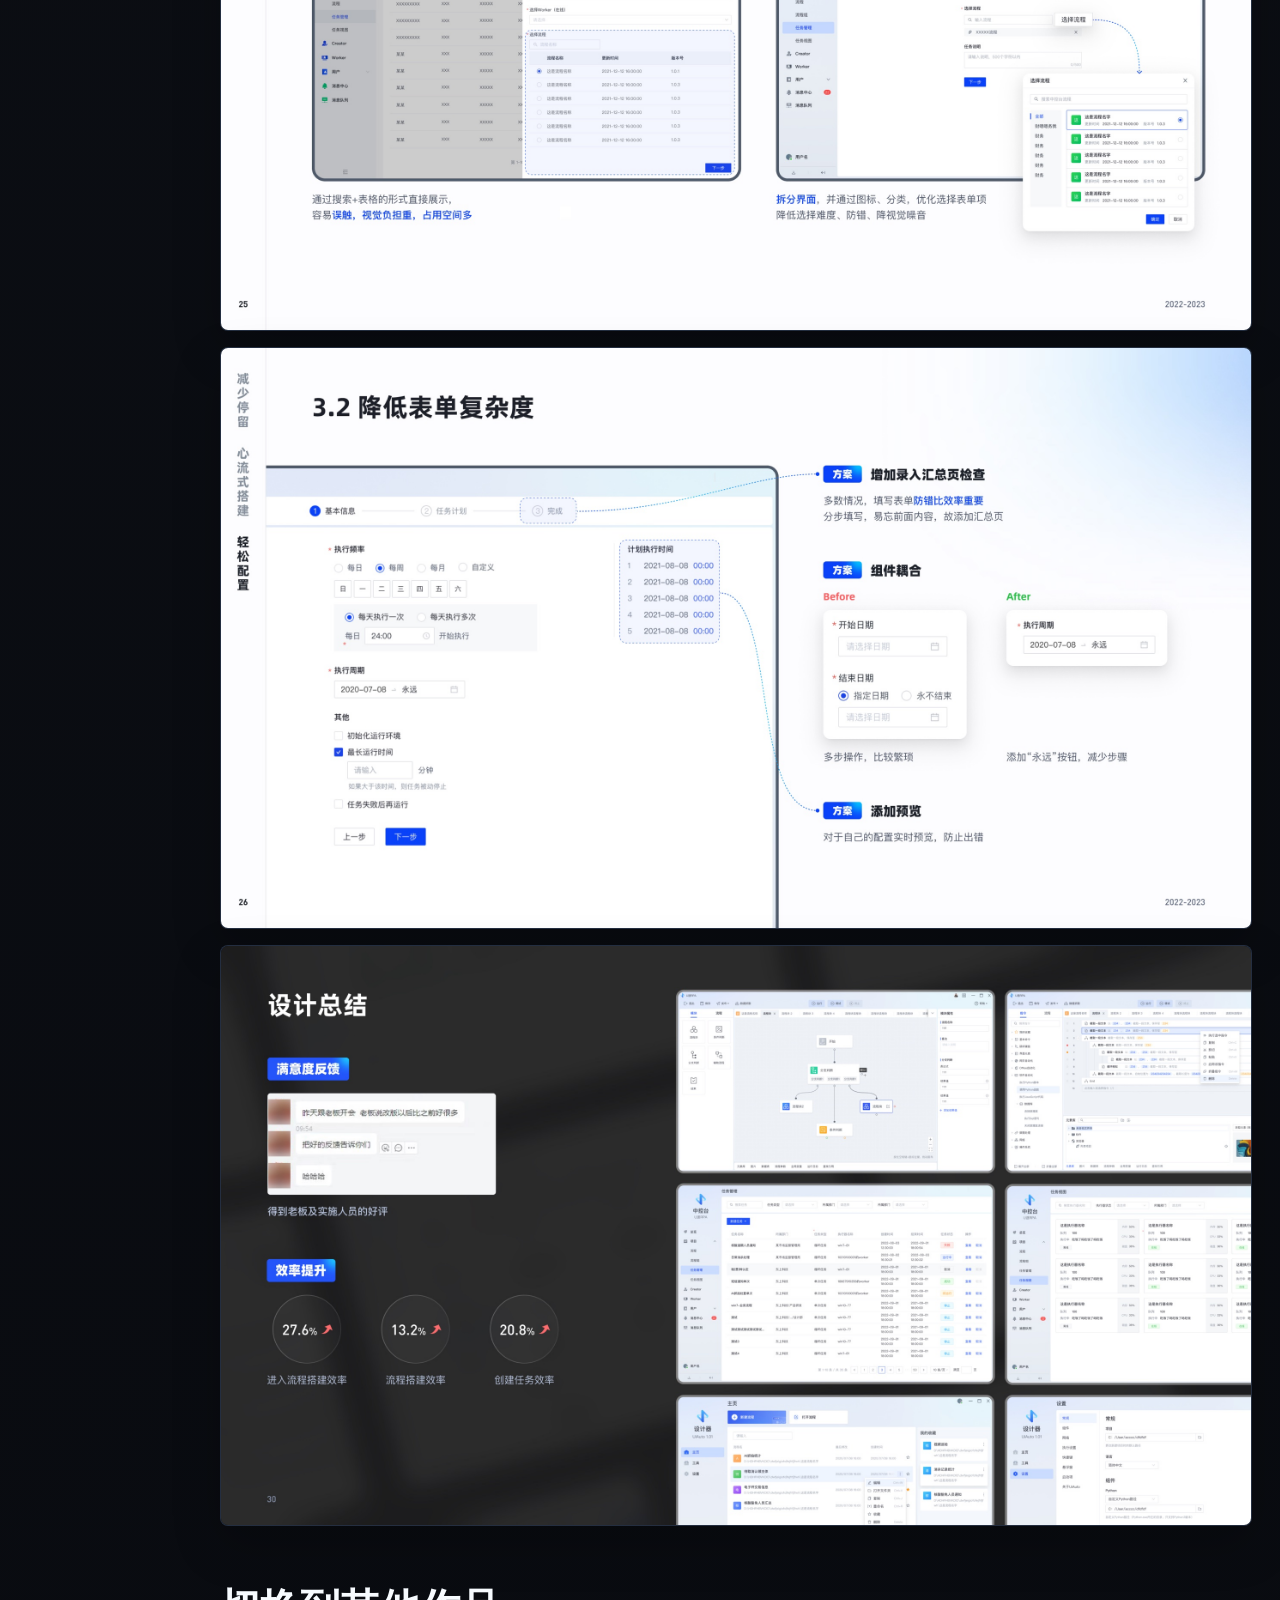
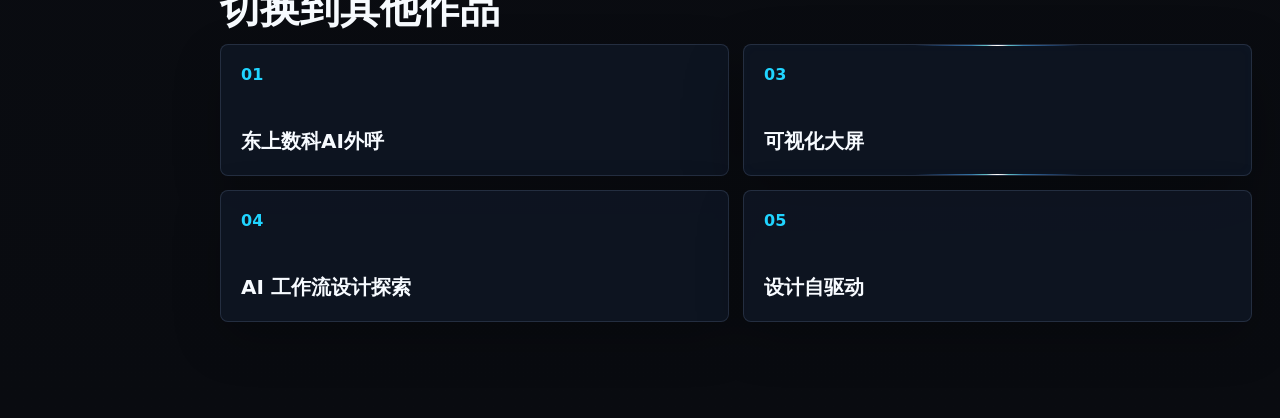
<file: project-rpa.html>
<!doctype html>
<html lang="zh-CN">
  <head>
    <meta charset="UTF-8" />
    <meta name="viewport" content="width=device-width, initial-scale=1.0" />
    <meta name="description" content="U途RPA项目详情，展示 RPA 客户端流程搭建、工具触达与表单优化。" />
    <title>U途RPA｜徐钦阳作品集</title>
    <link rel="stylesheet" href="styles.css" />
  </head>
  <body>
    <div class="site-shell">
      <header class="topbar">
        <a class="brand" href="index.html#top" aria-label="返回首页"><strong>UI/UX Portfolio</strong></a>
      </header>

      <main class="project-page">
        <aside class="project-anchor" aria-label="案例章节">
          <a class="project-back" href="index.html#cases">返回项目</a>
          <nav>
            <a href="#project-name">项目名称</a>
            <a href="#context">项目背景</a>
            <a href="#design-goal">设计目标</a>
            <span class="project-anchor-group">设计策略</span>
            <a class="project-anchor-child" href="#reduce-stay">减少停留</a>
            <a class="project-anchor-child" href="#flow-build">心流式搭建</a>
            <a class="project-anchor-child" href="#easy-config">轻松配置</a>
            <a href="#switch">其他作品</a>
          </nav>
        </aside>
        <div class="project-detail">
          <section class="project-section">
            <button class="project-image-frame" data-original="assets/slides/15.jpg" type="button" id="project-name"><img src="assets/slides/15.jpg" alt="U途RPA项目封面" /></button>
          </section>

          <section class="project-section">
            <button class="project-image-frame" data-original="assets/slides/16.jpg" type="button" id="context"><img src="assets/slides/16.jpg" alt="RPA 改版背景一" loading="lazy" /></button>
            <button class="project-image-frame" data-original="assets/slides/17.jpg" type="button" id="design-goal"><img src="assets/slides/17.jpg" alt="RPA 设计目标" loading="lazy" /></button>
          </section>

          <section class="project-section">
            <button class="project-image-frame" data-original="assets/slides/18.jpg" type="button" id="reduce-stay"><img src="assets/slides/18.jpg" alt="RPA 减少停留策略一" loading="lazy" /></button>
            <button class="project-image-frame" data-original="assets/slides/19.jpg" type="button"><img src="assets/slides/19.jpg" alt="RPA 列表信息降噪方案" loading="lazy" /></button>
            <button class="project-image-frame" data-original="assets/slides/20.jpg" type="button" id="flow-build"><img src="assets/slides/20.jpg" alt="RPA 心流式搭建策略" loading="lazy" /></button>
          </section>

          <section class="project-section">
            <button class="project-image-frame" data-original="assets/slides/21.jpg" type="button"><img src="assets/slides/21.jpg" alt="RPA 工具触达方案" loading="lazy" /></button>
            <button class="project-image-frame" data-original="assets/slides/22.jpg" type="button"><img src="assets/slides/22.jpg" alt="RPA 快捷操作方案" loading="lazy" /></button>
            <button class="project-image-frame" data-original="assets/slides/23.jpg" type="button"><img src="assets/slides/23.jpg" alt="RPA 工具面板设计" loading="lazy" /></button>
          </section>

          <section class="project-section">
            <button class="project-image-frame" data-original="assets/slides/24.jpg" type="button" id="easy-config"><img src="assets/slides/24.jpg" alt="RPA 轻松配置策略" loading="lazy" /></button>
            <button class="project-image-frame" data-original="assets/slides/25.jpg" type="button"><img src="assets/slides/25.jpg" alt="RPA 表单优化二" loading="lazy" /></button>
            <button class="project-image-frame" data-original="assets/slides/26.jpg" type="button"><img src="assets/slides/26.jpg" alt="RPA 表单优化三" loading="lazy" /></button>
            <button class="project-image-frame" data-original="assets/slides/27.jpg" type="button"><img src="assets/slides/27.jpg" alt="RPA 表单优化四" loading="lazy" /></button>
          </section>

          <section class="project-switch" id="switch"><div><h2>切换到其他作品</h2></div><div class="project-switch-grid"><a class="project-switch-card" href="project-bot.html"><span>01</span><strong>东上数科AI外呼</strong></a><a class="project-switch-card is-next-project" href="project-dashboard.html"><span>03</span><strong>可视化大屏</strong></a><a class="project-switch-card" href="project-ai-workflow.html"><span>04</span><strong>AI 工作流设计探索</strong></a><a class="project-switch-card" href="project-design-driven.html"><span>05</span><strong>设计自驱动</strong></a></div></section>
        </div>
      </main>
    </div>
    <div class="lightbox" id="lightbox" aria-hidden="true"><button class="lightbox-close" type="button" aria-label="关闭预览">×</button><img alt="" /></div>
    <script src="script.js"></script>
  </body>
</html>
</file>
<file: styles.css>
:root {
  color-scheme: dark;
  --bg: #080c13;
  --bg-soft: #0d1420;
  --panel: rgba(16, 24, 39, 0.72);
  --panel-strong: rgba(20, 31, 51, 0.92);
  --line: rgba(156, 187, 226, 0.16);
  --text: #f7fbff;
  --muted: #9fb0c8;
  --subtle: #6f809b;
  --blue: #1d8cff;
  --cyan: #20d4ff;
  --green: #32d98b;
  --orange: #ff9f43;
  --radius: 8px;
  --max: 1180px;
  --hero-max: 1760px;
  --home-gutter: 88px;
  --home-content-max: var(--hero-max);
  --topbar-height: 76px;
  --nav-content-bottom: 56px;
  --project-top-gap: 64px;
  --project-start-top: calc(var(--nav-content-bottom) + var(--project-top-gap));
}

* {
  box-sizing: border-box;
}

html {
  scroll-behavior: smooth;
}

body {
  margin: 0;
  min-width: 320px;
  color: var(--text);
  background:
    radial-gradient(circle at 82% 12%, rgba(255, 255, 255, 0.035), transparent 34rem),
    radial-gradient(circle at 10% 18%, rgba(255, 255, 255, 0.018), transparent 26rem),
    linear-gradient(180deg, #10131a 0%, #0d1016 48%, #090b10 100%);
  font-family:
    Inter, ui-sans-serif, system-ui, -apple-system, BlinkMacSystemFont, "PingFang SC",
    "Microsoft YaHei", sans-serif;
  letter-spacing: 0;
}

button,
a {
  -webkit-tap-highlight-color: transparent;
}

button {
  font: inherit;
}

img {
  display: block;
  max-width: 100%;
}

.site-shell {
  overflow: clip;
}

.topbar {
  position: fixed;
  z-index: 20;
  top: 0;
  left: 0;
  width: 100%;
  height: var(--topbar-height);
  transform: none;
  display: flex;
  align-items: center;
  justify-content: space-between;
  padding: 0 var(--home-gutter);
  border: 0;
  border-radius: 0;
  background: transparent;
  backdrop-filter: blur(0) saturate(100%) contrast(100%);
  -webkit-backdrop-filter: blur(0) saturate(100%) contrast(100%);
  box-shadow: none;
  overflow: hidden;
  isolation: isolate;
  transition:
    background 240ms ease,
    backdrop-filter 240ms ease,
    -webkit-backdrop-filter 240ms ease,
    box-shadow 240ms ease;
}

.topbar::before,
.topbar::after {
  content: "";
  position: absolute;
  pointer-events: none;
}

.topbar::before {
  right: 0;
  bottom: 0;
  left: 0;
  z-index: 1;
  height: 1px;
  background: rgba(255, 255, 255, 0.08);
  opacity: 0;
  transition: opacity 240ms ease;
}

.topbar::after {
  z-index: -1;
  top: -48px;
  left: 30%;
  width: 40%;
  height: 84px;
  border-radius: 999px;
  background: rgba(255, 255, 255, 0.18);
  filter: blur(28px);
  opacity: 0.45;
  transition: opacity 240ms ease;
}

.topbar.is-scrolled {
  background:
    linear-gradient(115deg, rgba(255, 255, 255, 0.04), rgba(255, 255, 255, 0.02) 46%, rgba(255, 255, 255, 0.05)),
    rgba(6, 9, 14, 0.45);
  backdrop-filter: blur(28px) saturate(120%) contrast(110%);
  -webkit-backdrop-filter: blur(28px) saturate(120%) contrast(110%);
  box-shadow:
    0 24px 72px rgba(0, 0, 0, 0.45),
    0 8px 24px rgba(0, 0, 0, 0.2),
    inset 0 1px 0 rgba(255, 255, 255, 0.06);
}

.topbar.is-scrolled::before {
  opacity: 1;
}

.topbar:not(.is-scrolled)::after {
  opacity: 0;
}

.brand {
  display: inline-flex;
  align-items: center;
  color: var(--text);
  text-decoration: none;
}

.brand strong {
  display: block;
  color: #ffffff;
  font-size: 18px;
  font-weight: 500;
  text-shadow: 0 1px 12px rgba(0, 0, 0, 0.42);
}

.main-nav {
  display: flex;
  gap: 34px;
}

.main-nav a {
  position: relative;
  padding: 8px 0;
  color: rgba(159, 176, 200, 0.72);
  font-size: 14px;
  font-weight: 400;
  text-decoration: none;
  transition: color 180ms ease;
}

.button::before {
  content: "";
  position: absolute;
  z-index: 0;
  top: 50%;
  left: 50%;
  width: 168%;
  height: 230%;
  border-radius: inherit;
  background: linear-gradient(90deg, rgba(156, 247, 223, 0) 0%, rgba(156, 247, 223, 0.46) 42%, rgba(110, 156, 255, 0.56) 64%, rgba(135, 143, 255, 0) 100%);
  filter: blur(10px);
  opacity: 0;
  transform: translate(-50%, -50%) rotate(0deg);
  transition: opacity 220ms ease;
  pointer-events: none;
}

.main-nav a:hover,
.main-nav a.active {
  color: rgba(247, 251, 255, 0.94);
}

.button:hover::before,
.button.primary::before {
  opacity: 1;
  animation: button-light-spin 4.8s linear infinite;
}

.nav-toggle {
  display: none;
  width: 42px;
  height: 42px;
  border: 1px solid var(--line);
  border-radius: var(--radius);
  background: rgba(255, 255, 255, 0.05);
}

.nav-toggle span {
  display: block;
  width: 18px;
  height: 2px;
  margin: 5px auto;
  background: var(--text);
}

.section {
  width: min(calc(100% - (var(--home-gutter) * 2)), var(--home-content-max));
  margin: 0 auto;
  padding: 116px 0;
}

#experience {
  padding-top: 40px;
}

#cases {
  padding-top: 20px;
}

.scroll-anchor {
  position: relative;
  top: -96px;
  display: block;
  height: 0;
  visibility: hidden;
}

.cases {
  padding-top: 0;
}

.hero {
  width: 100%;
  min-height: 100vh;
  display: flex;
  align-items: stretch;
  padding: 0;
}

.signal-hero {
  position: relative;
  isolation: isolate;
  display: grid;
  grid-template-columns: minmax(430px, 0.72fr) minmax(620px, 1.1fr);
  align-items: center;
  gap: clamp(28px, 4vw, 78px);
  width: min(calc(100% - (var(--home-gutter) * 2)), var(--home-content-max));
  min-height: 100vh;
  padding: 88px 0 68px;
}

.signal-copy {
  position: relative;
  z-index: 5;
  align-self: center;
  display: flex;
  flex-direction: column;
  justify-content: center;
  height: min(100%, calc(100vh - 140px));
  max-height: 760px;
  max-width: 680px;
}

.signal-pill {
  display: inline-flex;
  align-items: center;
  gap: 9px;
  min-height: 30px;
  padding: 0 12px;
  margin-bottom: 24px;
  border: 1px solid rgba(32, 212, 255, 0.22);
  border-radius: 999px;
  color: var(--cyan);
  background: rgba(32, 212, 255, 0.05);
}

.signal-pill span {
  width: 7px;
  height: 7px;
  border-radius: 50%;
  background: var(--cyan);
  box-shadow: 0 0 14px rgba(32, 212, 255, 0.7);
  animation: signal-live 1.8s ease-in-out infinite;
}

.signal-pill strong {
  font-size: 10px;
  font-weight: 900;
  letter-spacing: 0.18em;
}

.signal-copy h1 {
  margin: 0 0 28px;
  color: #f7fbff;
  font-size: 48px;
  line-height: 1.18;
  font-weight: 900;
  letter-spacing: 0.03em;
  white-space: nowrap;
}

.signal-copy h1 span {
  white-space: nowrap;
  color: transparent;
  background: linear-gradient(90deg, #f7fbff 0%, #eefaff 42%, #20d4ff 68%, #0b49c8 100%);
  -webkit-background-clip: text;
  background-clip: text;
  text-shadow: 0 0 18px rgba(32, 212, 255, 0.32);
}

.signal-tagline {
  margin: 0 0 28px;
  color: #dcecff;
  font-size: clamp(26px, 2.5vw, 38px);
  line-height: 1.25;
  font-weight: 800;
  letter-spacing: 0.08em;
}

.signal-intro {
  max-width: 520px;
  margin: 0 0 38px;
  color: rgba(159, 176, 200, 0.68);
  font-size: 16px;
  font-weight: 300;
  line-height: 1.62;
}

.signal-copy h1,
.signal-copy .signal-intro,
.signal-copy .signal-actions,
.signal-copy .signal-proof {
  transform: translateY(-40px);
}

.signal-actions {
  display: flex;
  flex-wrap: wrap;
  gap: 18px;
  margin-bottom: 0;
}

.signal-actions .button,
.signal-explode {
  min-height: 48px;
  padding: 0 24px;
  border-radius: 4px;
  font-size: 14px;
  font-weight: 400;
  letter-spacing: 0.12em;
  cursor: pointer;
}

.signal-explode {
  border-color: rgba(32, 212, 255, 0.44);
  color: var(--blue);
  background: transparent;
  --beam-x: 50%;
  --beam-y: 0%;
  --beam-x-opposite: 50%;
  --beam-y-opposite: 100%;
}

.signal-explode span {
  position: relative;
  z-index: 2;
}

.signal-explode::after {
  content: "";
  position: absolute;
  z-index: 1;
  inset: 0;
  padding: 1px;
  border-radius: inherit;
  pointer-events: none;
  background:
    radial-gradient(
      circle at var(--beam-x) var(--beam-y),
      rgb(255, 255, 255) 0,
      rgb(255, 255, 255) 0.5px,
      rgba(210, 244, 255, 0.84) 1px,
      rgba(64, 202, 255, 0.68) 6px,
      rgba(29, 140, 255, 0.46) 14px,
      rgba(0, 84, 255, 0.12) 24px,
      rgba(0, 84, 255, 0) 30px
    ),
    radial-gradient(
      circle at var(--beam-x-opposite) var(--beam-y-opposite),
      rgb(255, 255, 255) 0,
      rgb(255, 255, 255) 0.5px,
      rgba(210, 244, 255, 0.84) 1px,
      rgba(64, 202, 255, 0.68) 6px,
      rgba(29, 140, 255, 0.46) 14px,
      rgba(0, 84, 255, 0.12) 24px,
      rgba(0, 84, 255, 0) 30px
    );
  filter: brightness(1.14) drop-shadow(0 0 2px rgba(185, 236, 255, 0.7)) drop-shadow(0 0 7px rgba(0, 96, 255, 0.34));
  animation: next-project-border-light 5.6s linear infinite;
  -webkit-mask:
    linear-gradient(#000 0 0) content-box,
    linear-gradient(#000 0 0);
  -webkit-mask-composite: xor;
  mask:
    linear-gradient(#000 0 0) content-box,
    linear-gradient(#000 0 0);
  mask-composite: exclude;
}

.signal-explode:hover {
  color: inherit;
  background: transparent;
}

.signal-explode:hover::before {
  opacity: 0;
  animation: none;
}

.button-resume {
  min-height: 48px;
  padding: 0 24px;
  border-radius: 4px;
  font-size: 14px;
  font-weight: 400;
  letter-spacing: 0.12em;
  cursor: pointer;
  border-color: rgba(32, 212, 255, 0.44);
  color: var(--blue);
  background: transparent;
}

.button-resume::before {
  display: none;
}

.button-resume:hover {
  transform: none;
  border-color: rgba(32, 212, 255, 0.72);
}

.signal-bottom-bar {
  position: absolute;
  left: 0;
  right: 0;
  bottom: 84px;
  display: flex;
  align-items: center;
  justify-content: space-between;
  padding: 0;
  z-index: 10;
}

.signal-proof {
  display: flex;
  align-items: center;
  gap: 16px;
  color: rgba(111, 128, 155, 0.58);
  font-size: 11px;
  font-weight: 600;
  line-height: 1;
  letter-spacing: 0.2em;
  text-transform: uppercase;
}

.signal-date {
  margin-right: 16px;
  color: rgba(111, 128, 155, 0.58);
  font-size: 11px;
  font-weight: 600;
  line-height: 1;
  letter-spacing: 0.2em;
  text-transform: uppercase;
}

.signal-stage {
  position: relative;
  transform: translateX(24px);
  display: flex;
  align-items: center;
  justify-content: center;
  height: min(100%, calc(100vh - 140px));
  max-height: 760px;
  min-height: 620px;
  border: 0;
  border-radius: 0;
  background: transparent;
  box-shadow: none;
  overflow: visible;
}

.signal-webgl,
.signal-stage-halo,
.signal-stage-grid,
.signal-stage-axis,
.signal-hud {
  position: absolute;
}

.signal-webgl {
  position: absolute;
  inset: 0 -6vw;
  z-index: 2;
  width: auto;
  height: 100%;
  cursor: crosshair;
  pointer-events: none;
}

.signal-webgl canvas {
  width: 100% !important;
  height: 100% !important;
}

.signal-frame {
  position: relative;
  z-index: 4;
  width: min(100%, calc(100vh - 140px));
  max-width: 760px;
  aspect-ratio: 1 / 1;
  border: 1px solid rgba(255, 255, 255, 0.055);
  border-radius: 12px;
  background: transparent;
  overflow: visible;
}

.signal-frame::before,
.signal-frame::after {
  content: "";
  position: absolute;
  pointer-events: none;
  background: rgba(255, 255, 255, 0.025);
}

.signal-frame::before {
  top: 50%;
  left: 0;
  width: 100%;
  height: 1px;
}

.signal-frame::after {
  top: 0;
  left: 50%;
  width: 1px;
  height: 100%;
}

.signal-hud i {
  display: inline-block;
  width: 6px;
  height: 6px;
  border-radius: 50%;
  background: var(--cyan);
}

.signal-stage-grid {
  left: -18%;
  right: -18%;
  bottom: -18%;
  z-index: 2;
  height: 46%;
  background-image:
    linear-gradient(rgba(99, 178, 220, 0.08) 1px, transparent 1px),
    linear-gradient(90deg, rgba(99, 178, 220, 0.08) 1px, transparent 1px);
  background-size: 52px 52px;
  transform: perspective(980px) rotateX(72deg);
  transform-origin: center top;
  mask-image: radial-gradient(ellipse at 50% 50%, black 0%, transparent 70%);
}

.signal-stage-axis {
  z-index: 2;
  pointer-events: none;
  background: rgba(122, 195, 230, 0.06);
  mask-image: linear-gradient(90deg, transparent, black 38%, black 62%, transparent);
}

.signal-stage-axis-x {
  top: 50%;
  left: 0;
  width: 100%;
  height: 1px;
}

.signal-stage-axis-y {
  top: 0;
  left: 50%;
  width: 1px;
  height: 100%;
}

.signal-hud {
  z-index: 5;
  pointer-events: none;
  color: var(--muted);
  font-size: 9px;
  letter-spacing: 0.2em;
  text-transform: uppercase;
}

.signal-hud strong,
.signal-hud span {
  display: block;
}

.signal-hud strong {
  margin-top: 5px;
  color: var(--text);
  font-size: 11px;
  letter-spacing: 0.18em;
}

.signal-hud-top {
  top: 22px;
  left: 24px;
  display: flex;
  align-items: center;
  gap: 10px;
  font-size: 11px;
}

.signal-live-dot {
  width: 7px;
  height: 7px;
  border-radius: 50%;
  background: var(--cyan);
  box-shadow: 0 0 16px rgba(69, 207, 255, 0.72);
  animation: signal-live 1.8s ease-in-out infinite;
}

.signal-hud-footer {
  left: 0;
  right: 0;
  bottom: 16px;
  display: flex;
  align-items: center;
  justify-content: space-between;
  padding: 0 16px;
  border-top: 0;
  color: rgba(111, 128, 155, 0.58);
  font-size: 11px;
  font-weight: 600;
}

.hud-left {
  display: flex;
  align-items: center;
  gap: 16px;
}

.eyebrow {
  margin: 0 0 16px;
  color: var(--cyan);
  font-size: 13px;
  font-weight: 800;
  letter-spacing: 0.08em;
  text-transform: uppercase;
}

h1,
h2,
h3,
p {
  margin-top: 0;
}

h1 {
  margin-bottom: 28px;
  font-size: clamp(64px, 6.2vw, 112px);
  line-height: 1.02;
  letter-spacing: 0;
}

h2 {
  margin-bottom: 16px;
  font-size: 40px;
  line-height: 1.2;
  letter-spacing: 0;
}

h3 {
  margin-bottom: 18px;
  font-size: 22px;
}

.hero-intro,
.section-heading p,
.case-summary,
.highlight-card p,
.timeline-card p,
.contact dl {
  color: var(--muted);
  line-height: 1.8;
}

.hero-intro {
  max-width: 620px;
  font-size: 15px;
}

.hero-tags,
.case-tags,
.skill-list {
  display: flex;
  flex-wrap: wrap;
  gap: 10px;
}

.hero-tags span,
.case-tags span,
.skill-list span {
  border: 1px solid var(--line);
  border-radius: var(--radius);
  color: #c5d6ed;
  background: rgba(255, 255, 255, 0.05);
}

.hero-tags span {
  padding: 10px 14px;
}

.hero-actions {
  display: flex;
  flex-wrap: wrap;
  gap: 12px;
  margin-top: 0;
}

.button {
  position: relative;
  isolation: isolate;
  overflow: hidden;
  display: inline-flex;
  align-items: center;
  min-height: 46px;
  padding: 0 18px;
  border: 1px solid var(--line);
  border-radius: var(--radius);
  color: var(--text);
  text-decoration: none;
  transition:
    border-color 220ms ease,
    background 220ms ease,
    box-shadow 220ms ease,
    transform 220ms ease;
}

.button.primary {
  border-color: rgba(32, 212, 255, 0.56);
  background: linear-gradient(135deg, var(--blue), #0fbde3);
  box-shadow: 0 16px 36px rgba(29, 140, 255, 0.26);
}

.button.ghost {
  background: rgba(255, 255, 255, 0.05);
}

.button:hover {
  transform: translateY(-2px);
  border-color: rgba(176, 222, 255, 0.34);
}

@keyframes button-light-spin {
  to {
    transform: translate(-50%, -50%) rotate(360deg);
  }
}

@keyframes signal-live {
  0%,
  100% {
    opacity: 0.42;
    transform: scale(0.88);
  }
  50% {
    opacity: 1;
    transform: scale(1.12);
  }
}

@keyframes experience-scan {
  0%,
  100% {
    left: -38%;
    opacity: 0;
  }
  18%,
  72% {
    opacity: 0.7;
  }
  92% {
    left: 104%;
    opacity: 0;
  }
}

@keyframes experience-rise {
  to {
    opacity: 1;
    transform: translateY(0);
  }
}

@media (prefers-reduced-motion: reduce) {
  .button:hover::before,
  .button.primary::before,
  .experience-shell.visible .experience-item {
    animation: none;
  }

  .experience-item {
    opacity: 1;
    transform: none;
  }
}

.image-frame,
.profile-shot,
.contact-card,
.gallery-item {
  width: 100%;
  padding: 0;
  border: 1px solid var(--line);
  border-radius: var(--radius);
  color: inherit;
  background: var(--panel);
  cursor: zoom-in;
  overflow: hidden;
  box-shadow: 0 24px 60px rgba(0, 0, 0, 0.32);
}

.image-frame img,
.profile-shot img,
.contact-card img {
  width: 100%;
  aspect-ratio: 16 / 9;
  object-fit: cover;
}

.hero-cover {
  position: relative;
  width: 100%;
  min-height: 100vh;
  border: 0;
  border-radius: 0;
  background:
    radial-gradient(circle at 80% 8%, rgba(29, 140, 255, 0.14), transparent 26rem),
    linear-gradient(180deg, #080d15 0%, #070b12 100%);
  overflow: hidden;
  box-shadow: none;
}

.hero-cover.reveal {
  opacity: 1;
  transform: none;
}

.hero-cover::after {
  content: "";
  position: absolute;
  inset: 0;
  pointer-events: none;
  background:
    linear-gradient(180deg, rgba(255, 255, 255, 0.035), transparent 18%),
    radial-gradient(circle at 12% 16%, rgba(255, 255, 255, 0.08), transparent 18rem);
}

.cover-art {
  position: absolute;
  top: 0;
  left: 0;
  width: 64%;
  height: 100%;
  background:
    radial-gradient(circle at 6% 4%, rgba(222, 255, 255, 0.98), rgba(126, 218, 248, 0.84) 20%, transparent 43%),
    radial-gradient(circle at 40% 62%, rgba(15, 87, 215, 0.92), transparent 49%),
    linear-gradient(112deg, #77e7ff 0%, #178cff 36%, #0640b9 62%, #080d15 100%);
  overflow: hidden;
}

.cover-art::before {
  content: "";
  position: absolute;
  inset: 0;
  background:
    linear-gradient(90deg, transparent 0%, rgba(8, 13, 21, 0.2) 58%, rgba(8, 13, 21, 0.88) 100%),
    radial-gradient(ellipse at 8% 36%, rgba(225, 255, 255, 0.24), transparent 40%);
}

.cover-art::after {
  content: "";
  position: absolute;
  right: -13%;
  bottom: -15%;
  width: 58%;
  height: 74%;
  border-radius: 50%;
  border: 1px solid rgba(187, 220, 255, 0.1);
  transform: rotate(-24deg);
  box-shadow:
    -18px -18px 0 rgba(187, 220, 255, 0.055),
    -36px -36px 0 rgba(187, 220, 255, 0.045),
    -54px -54px 0 rgba(187, 220, 255, 0.038),
    -72px -72px 0 rgba(187, 220, 255, 0.032),
    -90px -90px 0 rgba(187, 220, 255, 0.026),
    -108px -108px 0 rgba(187, 220, 255, 0.022),
    -126px -126px 0 rgba(187, 220, 255, 0.018);
}

.cover-grid {
  position: absolute;
  right: -6%;
  bottom: -12%;
  width: 44%;
  height: 70%;
  opacity: 0.26;
  transform: rotate(-19deg);
  background-image:
    linear-gradient(rgba(184, 218, 255, 0.18) 1px, transparent 1px),
    linear-gradient(90deg, rgba(184, 218, 255, 0.16) 1px, transparent 1px);
  background-size: 28px 28px;
  mask-image: radial-gradient(ellipse at 50% 50%, black 0%, transparent 72%);
}

.cover-title {
  position: absolute;
  z-index: 2;
  top: 34%;
  left: 47.6%;
  color: var(--text);
}

.cover-title .eyebrow {
  display: none;
}

.cover-title h1 {
  margin: 0 0 36px;
  font-size: clamp(72px, 5.8vw, 112px);
  line-height: 1;
  font-weight: 900;
  color: #ffffff;
  -webkit-text-stroke: 1px rgba(255, 255, 255, 0.16);
  text-shadow:
    0 0 1px rgba(255, 255, 255, 0.9),
    0 18px 48px rgba(0, 0, 0, 0.52);
  white-space: nowrap;
}

.cover-subtitle {
  margin: 0;
  color: rgba(255, 255, 255, 0.96);
  -webkit-text-stroke: 0.4px rgba(255, 255, 255, 0.12);
  font-size: clamp(42px, 3.45vw, 66px);
  line-height: 1.1;
  font-weight: 500;
  white-space: nowrap;
  text-shadow: 0 16px 42px rgba(0, 0, 0, 0.36);
}

.cover-qr {
  position: absolute;
  top: 16%;
  right: 6.2%;
  width: 94px;
  height: 94px;
  display: grid;
  grid-template-columns: repeat(2, 1fr);
  gap: 8px;
  padding: 8px;
  opacity: 0.82;
  background:
    linear-gradient(90deg, rgba(180, 220, 255, 0.75) 2px, transparent 2px),
    linear-gradient(rgba(180, 220, 255, 0.75) 2px, transparent 2px);
  background-size: 12px 12px;
  filter: drop-shadow(0 0 12px rgba(126, 196, 255, 0.18));
}

.cover-qr span {
  border: 4px solid rgba(191, 224, 255, 0.9);
  box-shadow: inset 0 0 0 4px #0b1018;
}

.cover-year,
.cover-contact {
  position: absolute;
  z-index: 2;
  bottom: 10.6%;
  color: rgba(159, 176, 200, 0.82);
  font-size: 15px;
  font-weight: 700;
}

.cover-year {
  left: 5.6%;
}

.cover-contact {
  right: 6.2%;
  display: flex;
  gap: 168px;
}

.hero-summary {
  position: absolute;
  z-index: 2;
  left: 58%;
  right: 25%;
  bottom: 12.3%;
  display: none;
  align-items: center;
  justify-content: flex-start;
  opacity: 0.5;
}

.hero-summary .hero-intro {
  position: absolute;
  width: 1px;
  height: 1px;
  padding: 0;
  margin: -1px;
  overflow: hidden;
  clip: rect(0, 0, 0, 0);
  white-space: nowrap;
  border: 0;
}

.hero-summary .hero-tags {
  display: none;
}

.hero-summary .button {
  min-height: 40px;
  padding: 0 14px;
  background: rgba(12, 18, 28, 0.42);
  backdrop-filter: blur(12px);
  -webkit-backdrop-filter: blur(12px);
  font-size: 13px;
}

.hero-summary .button.primary {
  border-color: rgba(32, 212, 255, 0.34);
  background: rgba(29, 140, 255, 0.28);
  box-shadow: none;
}

.overview {
  padding-top: 96px;
}

.section-heading {
  max-width: 780px;
  margin-bottom: 34px;
}

.experience-shell {
  position: relative;
  min-height: auto;
  padding: 0;
  border: 0;
  border-radius: var(--radius);
  background: transparent;
  box-shadow: none;
  overflow: visible;
}

.exp-arrow {
  position: absolute;
  top: 50%;
  transform: translateY(-50%);
  z-index: 20;
  display: flex;
  align-items: center;
  justify-content: center;
  width: 48px;
  height: 48px;
  border: 0;
  border-radius: 50%;
  background: rgba(11, 17, 28, 0.5);
  color: rgba(255, 255, 255, 0.9);
  cursor: pointer;
  opacity: 0;
  visibility: hidden;
  transition: opacity 0.3s ease, visibility 0.3s ease, color 0.3s ease;
  backdrop-filter: blur(12px);
  -webkit-backdrop-filter: blur(12px);
}

.exp-arrow::after {
  content: "";
  position: absolute;
  inset: 0;
  border-radius: 50%;
  padding: 1px;
  background: radial-gradient(circle at 30% 30%, rgba(255, 255, 255, 0.9), rgba(255, 255, 255, 0.2) 35%, rgba(255, 255, 255, 0.12) 100%);
  -webkit-mask: linear-gradient(#000 0 0) content-box, linear-gradient(#000 0 0);
  -webkit-mask-composite: xor;
  mask: linear-gradient(#000 0 0) content-box, linear-gradient(#000 0 0);
  mask-composite: exclude;
  opacity: 0.5;
  transition: opacity 0.3s ease;
  pointer-events: none;
}

.experience-shell:hover .exp-arrow.is-visible {
  opacity: 1;
  visibility: visible;
}

.exp-arrow:hover::after {
  opacity: 1;
}

.exp-arrow:hover {
  color: #fff;
}

.exp-arrow--left {
  left: -24px;
}

.exp-arrow--right {
  right: -24px;
}

.experience-list {
  position: relative;
  z-index: 1;
  display: flex;
  gap: 20px;
  overflow-x: auto;
  scroll-behavior: smooth;
  -webkit-overflow-scrolling: touch;
  scrollbar-width: none;
  -ms-overflow-style: none;
}

.experience-list::-webkit-scrollbar {
  display: none;
}

.experience-item {
  position: relative;
  flex-shrink: 0;
  width: 360px;
  min-height: 0;
  display: flex;
  flex-direction: column;
  justify-content: flex-start;
  padding: 22px;
  border: 1px solid rgba(166, 195, 232, 0.14);
  border-radius: var(--radius);
  color: var(--text);
  text-decoration: none;
  background:
    linear-gradient(145deg, rgba(255, 255, 255, 0.04), rgba(255, 255, 255, 0.01) 32%, rgba(32, 212, 255, 0.02) 100%),
    rgba(11, 17, 28, 0.55);
  box-shadow:
    inset 0 1px 0 rgba(255, 255, 255, 0.09),
    0 24px 60px rgba(0, 0, 0, 0.32);
  opacity: 0;
  transform: translateY(22px) scale(0.98);
  transition:
    border-color 220ms ease,
    background 220ms ease,
    transform 220ms ease,
    box-shadow 220ms ease;
}

.experience-item::before {
  content: none;
}

.experience-item::after {
  content: "";
  position: absolute;
  z-index: 2;
  inset: -1px;
  padding: 1px;
  border-radius: inherit;
  pointer-events: none;
  background: radial-gradient(
    100px circle at var(--lx, 50%) var(--ly, 50%),
    rgba(200, 230, 255, 0.9),
    rgba(100, 170, 255, 0.5) 30%,
    rgba(40, 100, 255, 0.15) 60%,
    transparent 80%
  );
  opacity: 0;
  transition: opacity 200ms ease;
  -webkit-mask:
    linear-gradient(#000 0 0) content-box,
    linear-gradient(#000 0 0);
  -webkit-mask-composite: xor;
  mask:
    linear-gradient(#000 0 0) content-box,
    linear-gradient(#000 0 0);
  mask-composite: exclude;
}

.experience-item:hover::after {
  opacity: 1;
}

.experience-shell.visible .experience-item {
  animation: experience-rise 760ms cubic-bezier(0.2, 0.9, 0.2, 1) forwards;
}

.experience-shell.visible .experience-item:nth-child(2) {
  animation-delay: 100ms;
}

.experience-shell.visible .experience-item:nth-child(3) {
  animation-delay: 200ms;
}

.experience-shell.visible .experience-item:nth-child(4) {
  animation-delay: 300ms;
}

.experience-index {
  position: relative;
  z-index: 1;
  display: flex;
  align-items: center;
  justify-content: space-between;
  gap: 14px;
  margin-bottom: 24px;
}

.experience-index span {
  color: rgba(221, 235, 255, 0.5);
  font-size: 12px;
  font-weight: 400;
  letter-spacing: 0.08em;
}

.experience-index strong {
  color: rgba(221, 235, 255, 0.5);
  font-size: 12px;
  font-weight: 400;
}

.experience-item h3 {
  position: relative;
  z-index: 1;
  margin: 0 0 10px;
  color: rgba(255, 255, 255, 0.9);
  font-size: clamp(19px, 1.4vw, 24px);
  line-height: 1.28;
}

.experience-item ol {
  position: relative;
  z-index: 1;
  display: grid;
  gap: 6px;
  padding: 0;
  margin: 0;
  list-style: none;
}

.experience-item li {
  color: rgba(201, 213, 232, 0.82);
  font-size: 14px;
  line-height: 1.45;
}

.experience-item li::before {
  content: "";
  display: inline-block;
  width: 5px;
  height: 5px;
  margin-right: 8px;
  border-radius: 50%;
  background: #55a8ff;
  box-shadow: 0 0 14px rgba(85, 168, 255, 0.54);
  vertical-align: 2px;
}

.highlight-card,
.case-card,
.case-panel {
  border: 1px solid var(--line);
  border-radius: var(--radius);
  background: var(--panel);
  box-shadow: 0 22px 58px rgba(0, 0, 0, 0.24);
}

.case-tags span {
  padding: 9px 12px;
  font-size: 13px;
}

.project-grid {
  display: grid;
  grid-template-columns: repeat(2, minmax(0, 1fr));
  align-items: start;
  gap: 20px;
}

.project-card {
  position: relative;
  min-width: 0;
  min-height: 240px;
  display: flex;
  flex-direction: column;
  padding: 22px;
  border: 1px solid rgba(177, 218, 255, 0.12);
  border-radius: 8px;
  color: var(--text);
  text-decoration: none;
  background:
    linear-gradient(180deg, rgba(255, 255, 255, 0.055), transparent 34%),
    rgba(11, 17, 28, 0.62);
  box-shadow:
    inset 0 1px 0 rgba(255, 255, 255, 0.08),
    0 18px 44px rgba(0, 0, 0, 0.24);
  overflow: hidden;
  transition:
    border-color 220ms ease,
    box-shadow 220ms ease,
    transform 220ms ease,
    background 220ms ease;
}

.project-card:hover {
  transform: translateY(-6px);
  border-color: color-mix(in srgb, var(--accent) 44%, rgba(255, 255, 255, 0.18));
  background:
    linear-gradient(180deg, rgba(255, 255, 255, 0.08), transparent 38%),
    rgba(13, 21, 34, 0.78);
  box-shadow:
    inset 0 1px 0 rgba(255, 255, 255, 0.12),
    0 28px 68px rgba(0, 0, 0, 0.34),
    0 0 42px color-mix(in srgb, var(--accent) 18%, transparent);
}

.project-card::before {
  content: "";
  position: absolute;
  inset: 0;
  background:
    radial-gradient(circle at 24px 24px, color-mix(in srgb, var(--accent) 24%, transparent), transparent 9rem),
    linear-gradient(135deg, color-mix(in srgb, var(--accent) 18%, transparent), transparent 42%);
  opacity: 0.52;
  pointer-events: none;
}

.project-card::after {
  content: "";
  position: absolute;
  z-index: 2;
  inset: 0;
  padding: 1px;
  border-radius: inherit;
  pointer-events: none;
  background: radial-gradient(
    100px circle at var(--lx, 50%) var(--ly, 50%),
    rgba(200, 230, 255, 0.9),
    rgba(100, 170, 255, 0.5) 30%,
    rgba(40, 100, 255, 0.15) 60%,
    transparent 80%
  );
  opacity: 0;
  transition: opacity 200ms ease;
  -webkit-mask:
    linear-gradient(#000 0 0) content-box,
    linear-gradient(#000 0 0);
  -webkit-mask-composite: xor;
  mask:
    linear-gradient(#000 0 0) content-box,
    linear-gradient(#000 0 0);
  mask-composite: exclude;
}

.project-card:hover::after {
  opacity: 1;
}

.project-card .project-meta,
.project-card h3,
.project-card p,
.project-card .project-tags {
  position: relative;
  z-index: 1;
}

.project-meta {
  display: flex;
  align-items: flex-start;
  justify-content: space-between;
  gap: 28px;
  margin-bottom: clamp(20px, 2.4vw, 32px);
  color: color-mix(in srgb, var(--accent, var(--cyan)) 74%, #ffffff 10%);
  font-size: 14px;
  font-weight: 400;
  line-height: 1.45;
  text-transform: uppercase;
}

.project-meta span:first-child {
  color: rgba(201, 213, 232, 0.58);
  font-size: inherit;
  font-weight: inherit;
  line-height: inherit;
  letter-spacing: 0;
}

.project-meta span:last-child {
  max-width: 220px;
  color: rgba(201, 213, 232, 0.58);
  font-size: inherit;
  font-weight: inherit;
  line-height: inherit;
  text-align: right;
}

.project-card h3 {
  max-width: 620px;
  margin-bottom: 18px;
  color: #ffffff;
  font-size: 32px;
  line-height: 1.08;
  letter-spacing: 0;
}

.project-card p {
  max-width: 620px;
  margin-bottom: 24px;
  color: rgba(201, 213, 232, 0.76);
  font-size: 16px;
  line-height: 1.78;
}

.project-tags {
  display: flex;
  flex-wrap: wrap;
  gap: 10px;
  margin-top: 0;
  padding-top: 18px;
}

.project-tags span {
  padding: 6px 6px;
  border: 1px solid rgba(201, 213, 232, 0.08);
  border-radius: 2px;
  color: rgba(230, 242, 255, 0.84);
  background: rgba(255, 255, 255, 0.055);
  font-size: 12px;
  min-width: 60px;
  text-align: center;
}

.case-tabs {
  display: grid;
  grid-template-columns: repeat(3, 1fr);
  gap: 14px;
  margin-bottom: 34px;
}

.case-tab {
  padding: 18px;
  border: 1px solid var(--line);
  border-radius: var(--radius);
  color: var(--muted);
  text-align: left;
  background: rgba(255, 255, 255, 0.04);
  cursor: pointer;
}

.case-tab strong,
.case-tab span {
  display: block;
}

.case-tab strong {
  margin-bottom: 7px;
  color: var(--text);
  font-size: 17px;
}

.case-tab span {
  font-size: 13px;
}

.case-tab.active {
  border-color: rgba(32, 212, 255, 0.52);
  background: linear-gradient(135deg, rgba(29, 140, 255, 0.3), rgba(255, 255, 255, 0.05));
}

.case-list {
  display: grid;
  gap: 42px;
}

.case-card {
  display: grid;
  grid-template-columns: minmax(280px, 0.48fr) minmax(0, 1fr);
  gap: 0;
  overflow: hidden;
}

.case-sidebar {
  padding: 32px;
  border-right: 1px solid var(--line);
  background: rgba(255, 255, 255, 0.035);
}

.case-number {
  color: var(--cyan);
  font-weight: 800;
}

.case-meta {
  display: grid;
  gap: 12px;
  margin: 24px 0;
}

.case-meta div {
  display: flex;
  justify-content: space-between;
  gap: 18px;
  padding-bottom: 12px;
  border-bottom: 1px solid var(--line);
  color: var(--muted);
  font-size: 14px;
}

.case-meta strong {
  color: var(--text);
  text-align: right;
}

.case-content {
  padding: 32px;
}

.case-hero-grid {
  display: grid;
  grid-template-columns: 1fr 0.65fr;
  gap: 16px;
  align-items: stretch;
  margin-bottom: 18px;
}

.case-main-image,
.crop-card {
  position: relative;
  min-height: 280px;
  border: 1px solid var(--line);
  border-radius: var(--radius);
  overflow: hidden;
  background: #101722;
  cursor: zoom-in;
}

.case-main-image img,
.crop-card img {
  width: 100%;
  height: 100%;
  object-fit: cover;
}

.case-main-image img {
  aspect-ratio: 16 / 9;
}

.crop-card img {
  position: absolute;
  inset: 0;
  max-width: none;
}

.crop-card figcaption,
.case-main-image span,
.gallery-item span {
  position: absolute;
  left: 12px;
  bottom: 12px;
  padding: 7px 10px;
  border-radius: var(--radius);
  color: var(--text);
  background: rgba(6, 10, 17, 0.76);
  backdrop-filter: blur(10px);
  font-size: 12px;
}

.highlight-grid {
  display: grid;
  grid-template-columns: repeat(3, 1fr);
  gap: 14px;
  margin-top: 20px;
}

.highlight-card {
  padding: 20px;
}

.highlight-card b {
  display: inline-flex;
  margin-bottom: 10px;
  color: var(--cyan);
}

.highlight-card p {
  margin-bottom: 0;
  font-size: 14px;
}

.process-strip {
  display: grid;
  grid-template-columns: repeat(4, 1fr);
  gap: 12px;
  margin-top: 18px;
}

.process-strip button {
  position: relative;
  min-height: 110px;
  padding: 0;
  border: 1px solid var(--line);
  border-radius: var(--radius);
  background: #101722;
  overflow: hidden;
  cursor: zoom-in;
}

.process-strip img {
  width: 100%;
  height: 100%;
  object-fit: cover;
}

.process-strip span {
  position: absolute;
  left: 8px;
  bottom: 8px;
  padding: 5px 8px;
  border-radius: var(--radius);
  color: var(--text);
  background: rgba(6, 10, 17, 0.72);
  font-size: 12px;
}

.gallery-grid {
  display: grid;
  grid-template-columns: repeat(4, 1fr);
  gap: 16px;
}

.gallery-item {
  position: relative;
  aspect-ratio: 16 / 9;
}

.gallery-item img {
  width: 100%;
  height: 100%;
  object-fit: cover;
  transition: transform 220ms ease;
}

.gallery-item:hover img {
  transform: scale(1.035);
}

.contact {
  min-height: 78vh;
  display: grid;
  grid-template-columns: minmax(0, 0.75fr) minmax(360px, 1fr);
  gap: 42px;
  align-items: center;
}

.contact h2 {
  max-width: 620px;
  font-size: clamp(44px, 7vw, 96px);
}

.contact dl {
  display: grid;
  gap: 12px;
  margin: 36px 0 0;
  font-size: 20px;
}

.contact dl div {
  display: flex;
  gap: 14px;
}

.contact dt {
  color: var(--subtle);
}

.contact dd {
  margin: 0;
  color: var(--text);
}

.project-page {
  width: calc(100% - 56px);
  display: grid;
  grid-template-columns: 160px minmax(0, 1fr);
  gap: 32px;
  margin: 0 auto;
  padding: var(--project-start-top) 0 96px;
}

.project-anchor {
  position: sticky;
  top: var(--project-start-top);
  align-self: start;
  display: grid;
  gap: 14px;
}

.project-back,
.project-anchor nav,
.project-image-frame,
.project-switch-card {
  border: 1px solid var(--line);
  border-radius: var(--radius);
  background: var(--panel);
  box-shadow: 0 18px 48px rgba(0, 0, 0, 0.22);
}

.project-back {
  display: inline-flex;
  align-items: center;
  min-height: 44px;
  padding: 0 14px;
  color: var(--text);
  text-decoration: none;
  font-size: 14px;
}

.project-anchor nav {
  display: grid;
  padding: 10px;
}

.project-anchor a {
  border-radius: var(--radius);
}

.project-anchor-group {
  padding: 11px 12px;
  color: var(--muted);
  font-size: 14px;
  font-weight: 400;
  letter-spacing: 0;
}

.project-anchor nav a {
  padding: 11px 12px;
  color: var(--muted);
  font-size: 14px;
  text-decoration: none;
}

.project-anchor nav a:hover,
.project-anchor nav a.active {
  color: var(--text);
  background: rgba(82, 116, 163, 0.14);
  box-shadow: inset 0 1px 0 rgba(150, 205, 255, 0.05);
}

.project-anchor nav a:hover {
  background: rgba(82, 116, 163, 0.18);
}

.project-anchor nav a.project-anchor-child {
  padding-left: 36px;
}

.project-detail {
  display: grid;
  gap: 30px;
}

.project-section {
  display: grid;
  gap: 16px;
  scroll-margin-top: 108px;
}

.project-section-title {
  display: flex;
  align-items: baseline;
  gap: 14px;
  padding-top: 0;
}

.project-section-title span {
  color: var(--cyan);
  font-weight: 800;
}

.project-section-title h2 {
  margin-bottom: 0;
  font-size: clamp(26px, 3vw, 42px);
}

.project-image-frame {
  width: 100%;
  padding: 0;
  color: inherit;
  cursor: zoom-in;
  overflow: hidden;
  scroll-margin-top: 112px;
}

.project-image-frame img {
  width: 100%;
  aspect-ratio: 16 / 9;
  object-fit: cover;
  transition: transform 220ms ease;
}

.project-image-frame:hover img {
  transform: scale(1.018);
}

.project-image-frame.active {
  border-color: color-mix(in srgb, var(--line) 50%, rgba(255, 255, 255, 0.55));
}

.project-switch {
  display: grid;
  gap: 12px;
  padding-top: 28px;
  scroll-margin-top: 108px;
}

.project-switch h2 {
  margin-bottom: 0;
}

.project-switch-grid {
  display: grid;
  grid-template-columns: repeat(2, 1fr);
  gap: 14px;
}

.project-switch-card {
  position: relative;
  isolation: isolate;
  min-height: 132px;
  display: flex;
  flex-direction: column;
  justify-content: space-between;
  padding: 20px;
  color: var(--text);
  text-decoration: none;
  transition:
    border-color 220ms ease,
    transform 220ms ease;
}

.project-switch-card > * {
  position: relative;
  z-index: 1;
}

.project-switch-card:hover {
  transform: translateY(-3px);
}

.project-switch-card.is-next-project {
  overflow: hidden;
  border-color: var(--line);
  background: var(--panel);
  --beam-x: 50%;
  --beam-y: 0px;
  --beam-x-opposite: 50%;
  --beam-y-opposite: 100%;
  box-shadow:
    0 24px 60px rgba(0, 0, 0, 0.3),
    inset 0 0 12px rgba(29, 140, 255, 0.025);
}

.project-switch-card.is-next-project::after {
  content: "";
  position: absolute;
  z-index: 0;
  inset: 0;
  padding: 1px;
  border-radius: inherit;
  pointer-events: none;
  background:
    radial-gradient(
      circle at var(--beam-x) var(--beam-y),
      rgb(255, 255, 255) 0,
      rgb(255, 255, 255) 1px,
      rgba(245, 253, 255, 0.92) 2px,
      rgba(96, 224, 255, 0.58) 11px,
      rgba(29, 140, 255, 0.42) 26px,
      rgba(18, 107, 255, 0.22) 52px,
      rgba(18, 107, 255, 0) 82px
    ),
    radial-gradient(
      circle at var(--beam-x-opposite) var(--beam-y-opposite),
      rgb(255, 255, 255) 0,
      rgb(255, 255, 255) 1px,
      rgba(245, 253, 255, 0.92) 2px,
      rgba(96, 224, 255, 0.58) 11px,
      rgba(29, 140, 255, 0.42) 26px,
      rgba(18, 107, 255, 0.22) 52px,
      rgba(18, 107, 255, 0) 82px
    );
  filter: brightness(1.22) drop-shadow(0 0 3px rgba(255, 255, 255, 0.92)) drop-shadow(0 0 10px rgba(18, 107, 255, 0.36));
  animation: next-project-border-light 5.6s linear infinite;
  -webkit-mask:
    linear-gradient(#000 0 0) content-box,
    linear-gradient(#000 0 0);
  -webkit-mask-composite: xor;
  mask:
    linear-gradient(#000 0 0) content-box,
    linear-gradient(#000 0 0);
  mask-composite: exclude;
}

.project-switch-card.is-next-project:hover {
  transform: translateY(-3px);
  border-color: var(--line);
}

.project-switch-card span {
  color: var(--cyan);
  font-weight: 800;
}

.project-switch-card span.gradient-number-preview {
  color: transparent;
  background: linear-gradient(45deg, #ffffff 0%, #ffffff 2%, #20d4ff 10%, #1d8cff 28%, #126bff 100%);
  -webkit-background-clip: text;
  background-clip: text;
  text-shadow: 0 0 12px rgba(29, 140, 255, 0.24);
}

.project-switch-card strong {
  font-size: 20px;
}

@property --beam-x {
  syntax: "<percentage>";
  inherits: false;
  initial-value: 50%;
}

@property --beam-y {
  syntax: "<percentage>";
  inherits: false;
  initial-value: 0%;
}

@property --beam-x-opposite {
  syntax: "<percentage>";
  inherits: false;
  initial-value: 50%;
}

@property --beam-y-opposite {
  syntax: "<percentage>";
  inherits: false;
  initial-value: 100%;
}

@keyframes next-project-border-light {
  0% {
    --beam-x: 50%;
    --beam-y: 0%;
    --beam-x-opposite: 50%;
    --beam-y-opposite: 100%;
  }

  12.5% {
    --beam-x: 100%;
    --beam-y: 0%;
    --beam-x-opposite: 0%;
    --beam-y-opposite: 100%;
  }

  25% {
    --beam-x: 100%;
    --beam-y: 50%;
    --beam-x-opposite: 0%;
    --beam-y-opposite: 50%;
  }

  37.5% {
    --beam-x: 100%;
    --beam-y: 100%;
    --beam-x-opposite: 0%;
    --beam-y-opposite: 0%;
  }

  50% {
    --beam-x: 50%;
    --beam-y: 100%;
    --beam-x-opposite: 50%;
    --beam-y-opposite: 0%;
  }

  62.5% {
    --beam-x: 0%;
    --beam-y: 100%;
    --beam-x-opposite: 100%;
    --beam-y-opposite: 0%;
  }

  75% {
    --beam-x: 0%;
    --beam-y: 50%;
    --beam-x-opposite: 100%;
    --beam-y-opposite: 50%;
  }

  87.5% {
    --beam-x: 0%;
    --beam-y: 0%;
    --beam-x-opposite: 100%;
    --beam-y-opposite: 100%;
  }

  100% {
    --beam-x: 50%;
    --beam-y: 0%;
    --beam-x-opposite: 50%;
    --beam-y-opposite: 100%;
  }
}

@media (prefers-reduced-motion: reduce) {
  .signal-explode::after,
  .project-switch-card.is-next-project::after {
    animation: none;
    background: rgba(18, 107, 255, 0.16);
    filter: none;
  }
}

.lightbox {
  position: fixed;
  z-index: 50;
  inset: 0;
  display: none;
  align-items: center;
  justify-content: center;
  padding: 56px 24px 24px;
  background: rgba(2, 5, 10, 0.9);
}

.lightbox.open {
  display: flex;
}

.lightbox img {
  max-width: min(100%, 1440px);
  max-height: calc(100vh - 88px);
  border-radius: var(--radius);
  box-shadow: 0 24px 80px rgba(0, 0, 0, 0.55);
}

.lightbox-close {
  position: absolute;
  top: 18px;
  right: 24px;
  width: 42px;
  height: 42px;
  border: 1px solid var(--line);
  border-radius: var(--radius);
  color: var(--text);
  background: rgba(255, 255, 255, 0.08);
  font-size: 28px;
  line-height: 1;
  cursor: pointer;
}

.reveal {
  opacity: 0;
  transform: translateY(18px);
  transition:
    opacity 560ms ease,
    transform 560ms ease;
}

.reveal.visible {
  opacity: 1;
  transform: translateY(0);
}

@media (max-width: 980px) {
  :root {
    --home-gutter: 20px;
    --home-content-max: var(--max);
  }

  .hero,
  .case-card,
  .project-page {
    grid-template-columns: 1fr;
  }

  .hero {
    gap: 28px;
  }

  .signal-hero {
    grid-template-columns: 1fr;
    gap: 42px;
    min-height: auto;
    padding: 116px 0 72px;
  }

  .signal-copy {
    display: block;
    max-width: 720px;
  }

  .signal-copy h1 {
    font-size: clamp(42px, 5.6vw, 48px);
  }

  .signal-tagline {
    font-size: clamp(24px, 5vw, 34px);
  }

  .signal-intro {
    max-width: 680px;
    font-size: 16px;
  }

  .signal-stage {
    transform: none;
    height: 56vh;
    min-height: 460px;
  }

  .signal-frame {
    width: min(100%, calc(60vh - 48px));
  }

  h1 {
    max-width: 8.4em;
    font-size: clamp(50px, 10vw, 86px);
  }

  .case-sidebar {
    border-right: 0;
    border-bottom: 1px solid var(--line);
  }

  .case-tabs,
  .highlight-grid {
    grid-template-columns: repeat(2, 1fr);
  }

  .experience-shell {
    min-height: auto;
  }

  .project-anchor {
    position: static;
    order: -1;
    width: 160px;
  }

  .project-anchor nav {
    grid-template-columns: 1fr;
  }

  .case-hero-grid {
    grid-template-columns: 1fr;
  }
}

@media (max-width: 720px) {
  :root {
    --home-gutter: 14px;
    --topbar-height: 64px;
    --nav-content-bottom: 53px;
  }

  .topbar {
    width: 100%;
    margin-top: 0;
  }

  .nav-toggle {
    display: block;
  }

  .main-nav {
    position: absolute;
    top: calc(100% + 8px);
    right: 0;
    display: none;
    width: min(280px, calc(100vw - 20px));
    padding: 8px;
    border: 1px solid var(--line);
    border-radius: var(--radius);
    background: rgba(7, 11, 18, 0.94);
  }

  .main-nav.open {
    display: grid;
  }

  .main-nav a {
    padding: 12px;
  }

  .section {
    padding: 76px 0;
  }

  .hero {
    min-height: auto;
    padding-top: 118px;
  }

  .signal-hero {
    padding: 112px 0 56px;
  }

  .signal-copy h1 {
    margin-bottom: 20px;
    font-size: clamp(32px, 10.5vw, 44px);
  }

  .signal-copy h1,
  .signal-copy .signal-intro,
  .signal-copy .signal-actions {
    transform: translateY(-24px);
  }

  .signal-tagline {
    margin-bottom: 22px;
    font-size: 23px;
  }

  .signal-intro {
    margin-bottom: 28px;
    font-size: 15px;
    line-height: 1.78;
  }

  .signal-actions {
    gap: 12px;
    margin-bottom: 24px;
  }

  .signal-actions .button {
    min-height: 48px;
    padding: 0 18px;
    font-size: 12px;
  }

  .signal-proof {
    display: grid;
    justify-content: start;
    font-size: 11px;
    font-weight: 600;
    line-height: 1.7;
  }

  .signal-stage {
    height: 46vh;
    min-height: 340px;
  }

  .signal-hud-footer {
    padding: 12px;
    font-size: 10px;
    font-weight: 600;
  }


  h1 {
    max-width: 100%;
    font-size: clamp(44px, 15vw, 64px);
    line-height: 1.08;
  }

  .hero-intro {
    font-size: 16px;
  }

  .project-grid,
  .case-tabs,
  .highlight-grid,
  .process-strip,
  .project-switch-grid {
    grid-template-columns: 1fr;
  }

  .experience-list {
    flex-wrap: wrap;
  }

  .experience-item {
    width: 100%;
  }

  .experience-index strong {
    font-size: 13px;
  }

  .project-page {
    width: min(calc(100% - 28px), var(--max));
  }

  .project-anchor nav {
    grid-template-columns: 1fr;
  }

  .case-sidebar,
  .case-content {
    padding: 20px;
  }

  .case-main-image,
  .crop-card {
    min-height: 210px;
  }
}
</file>
